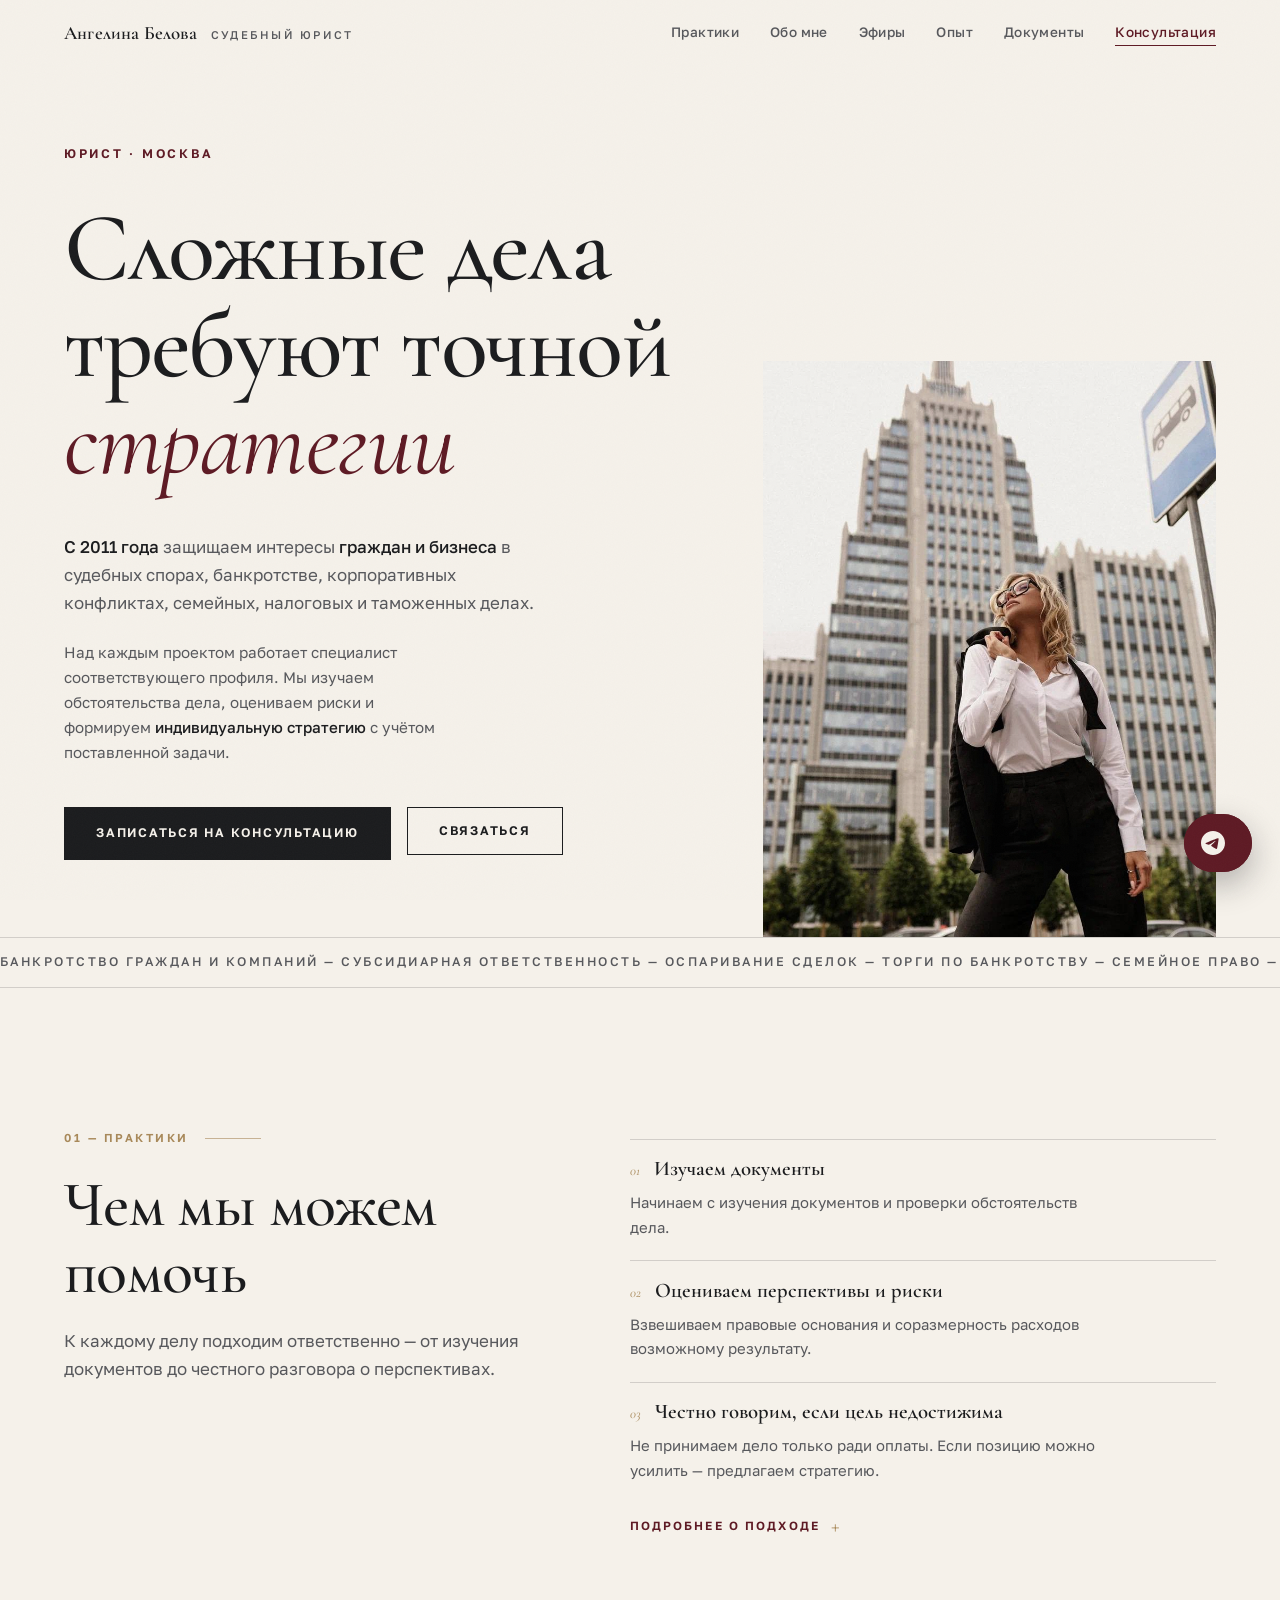
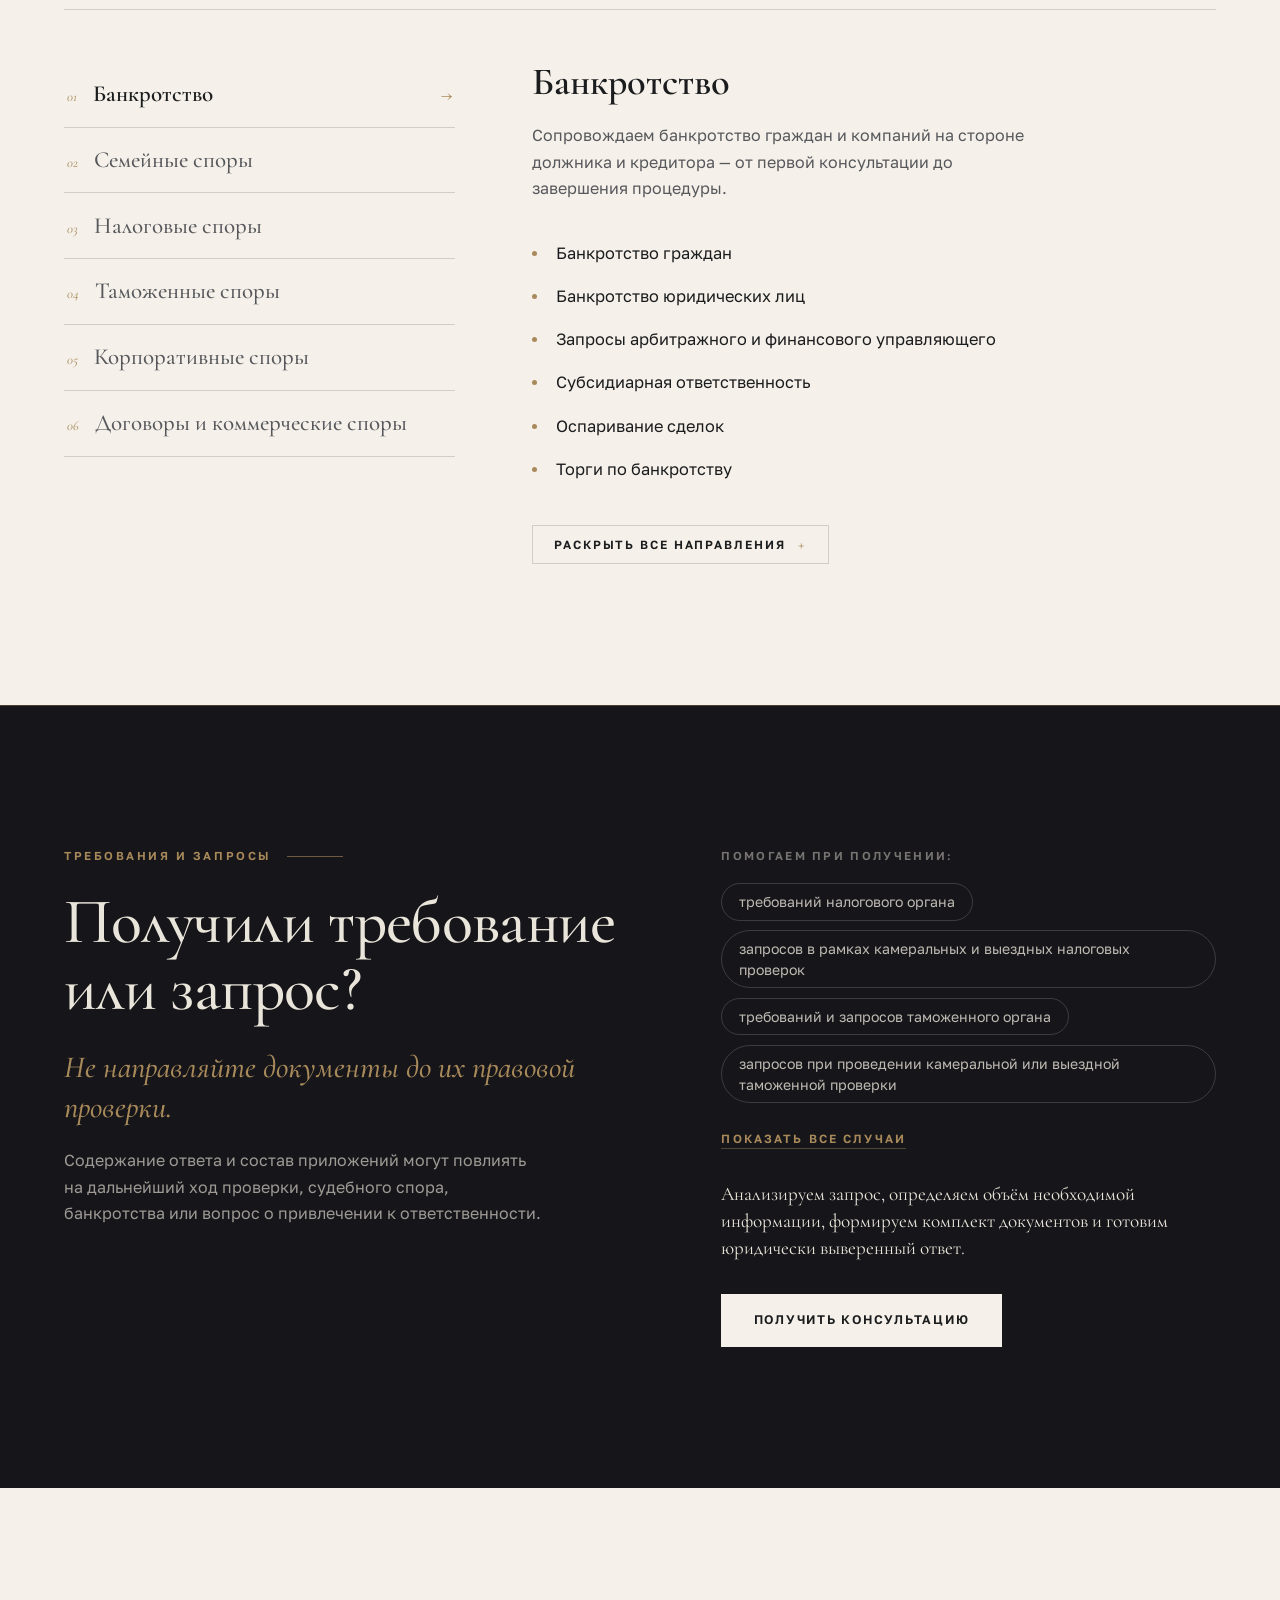
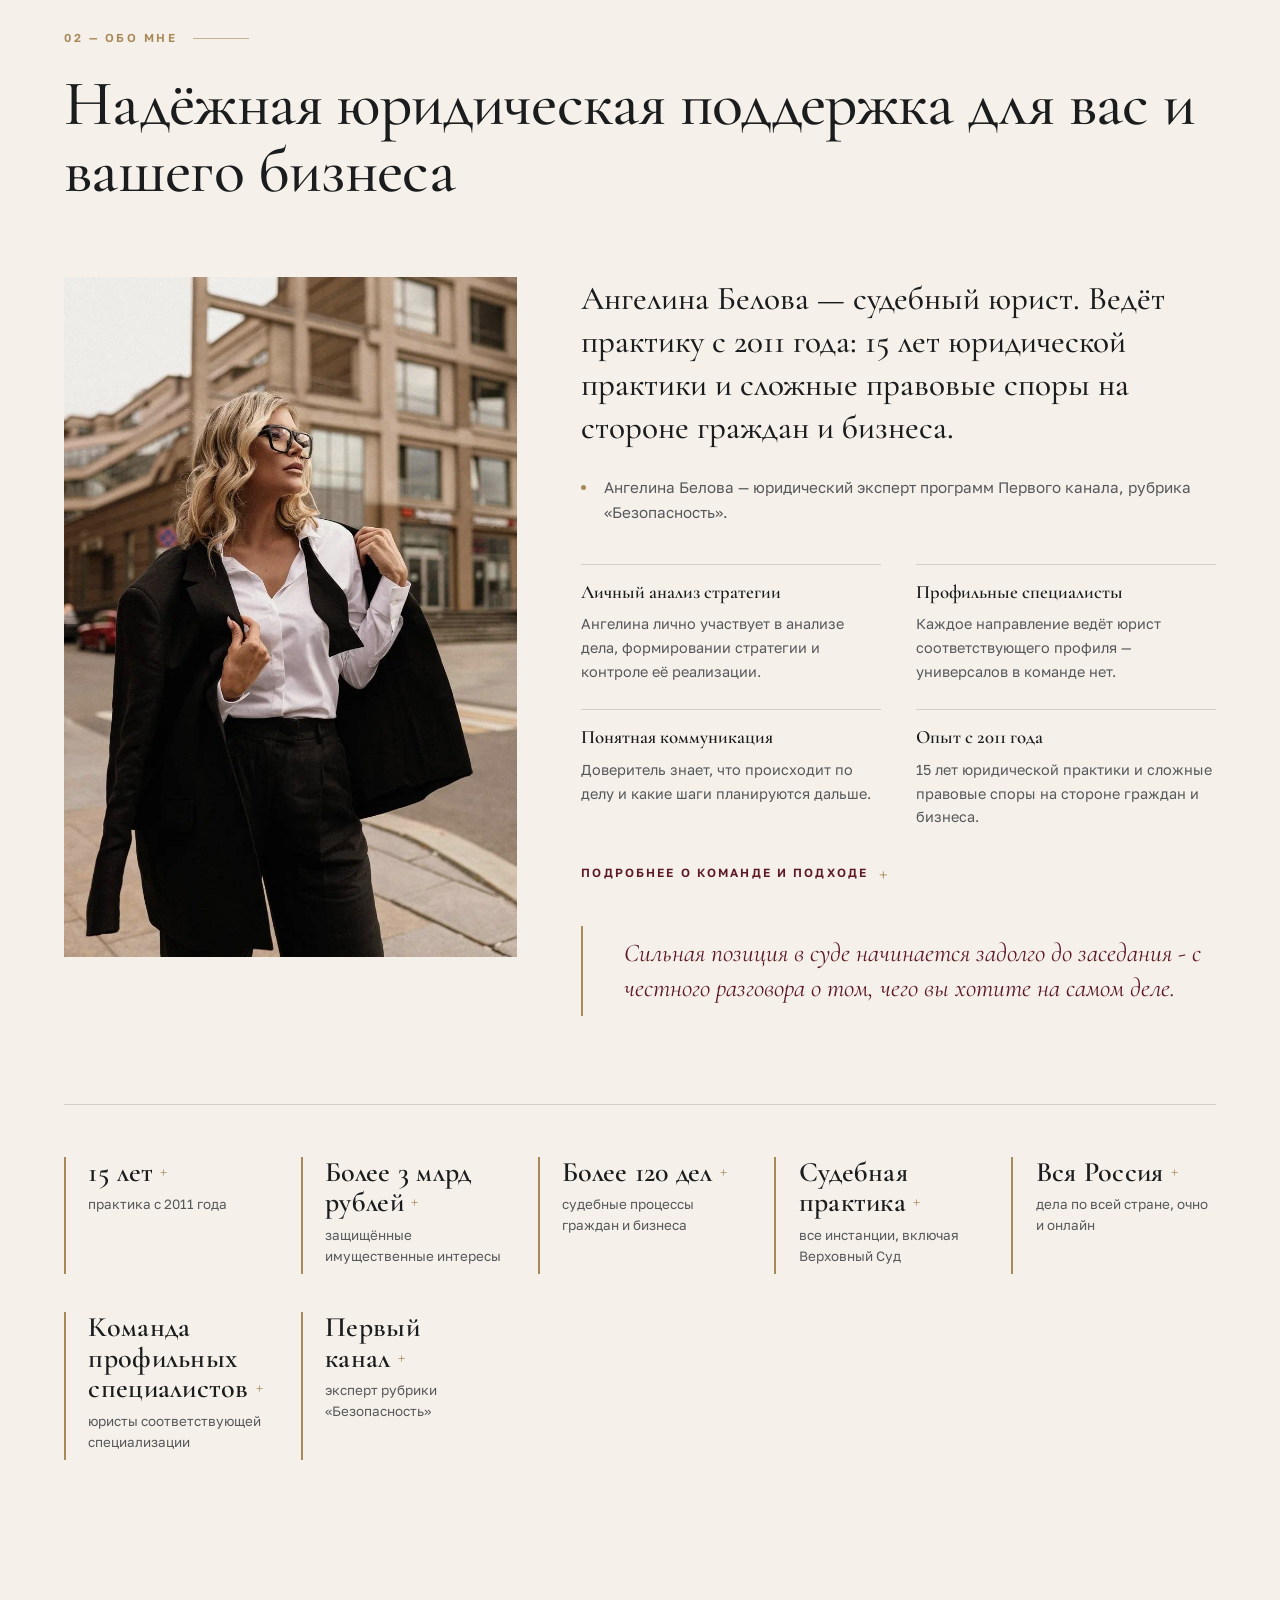
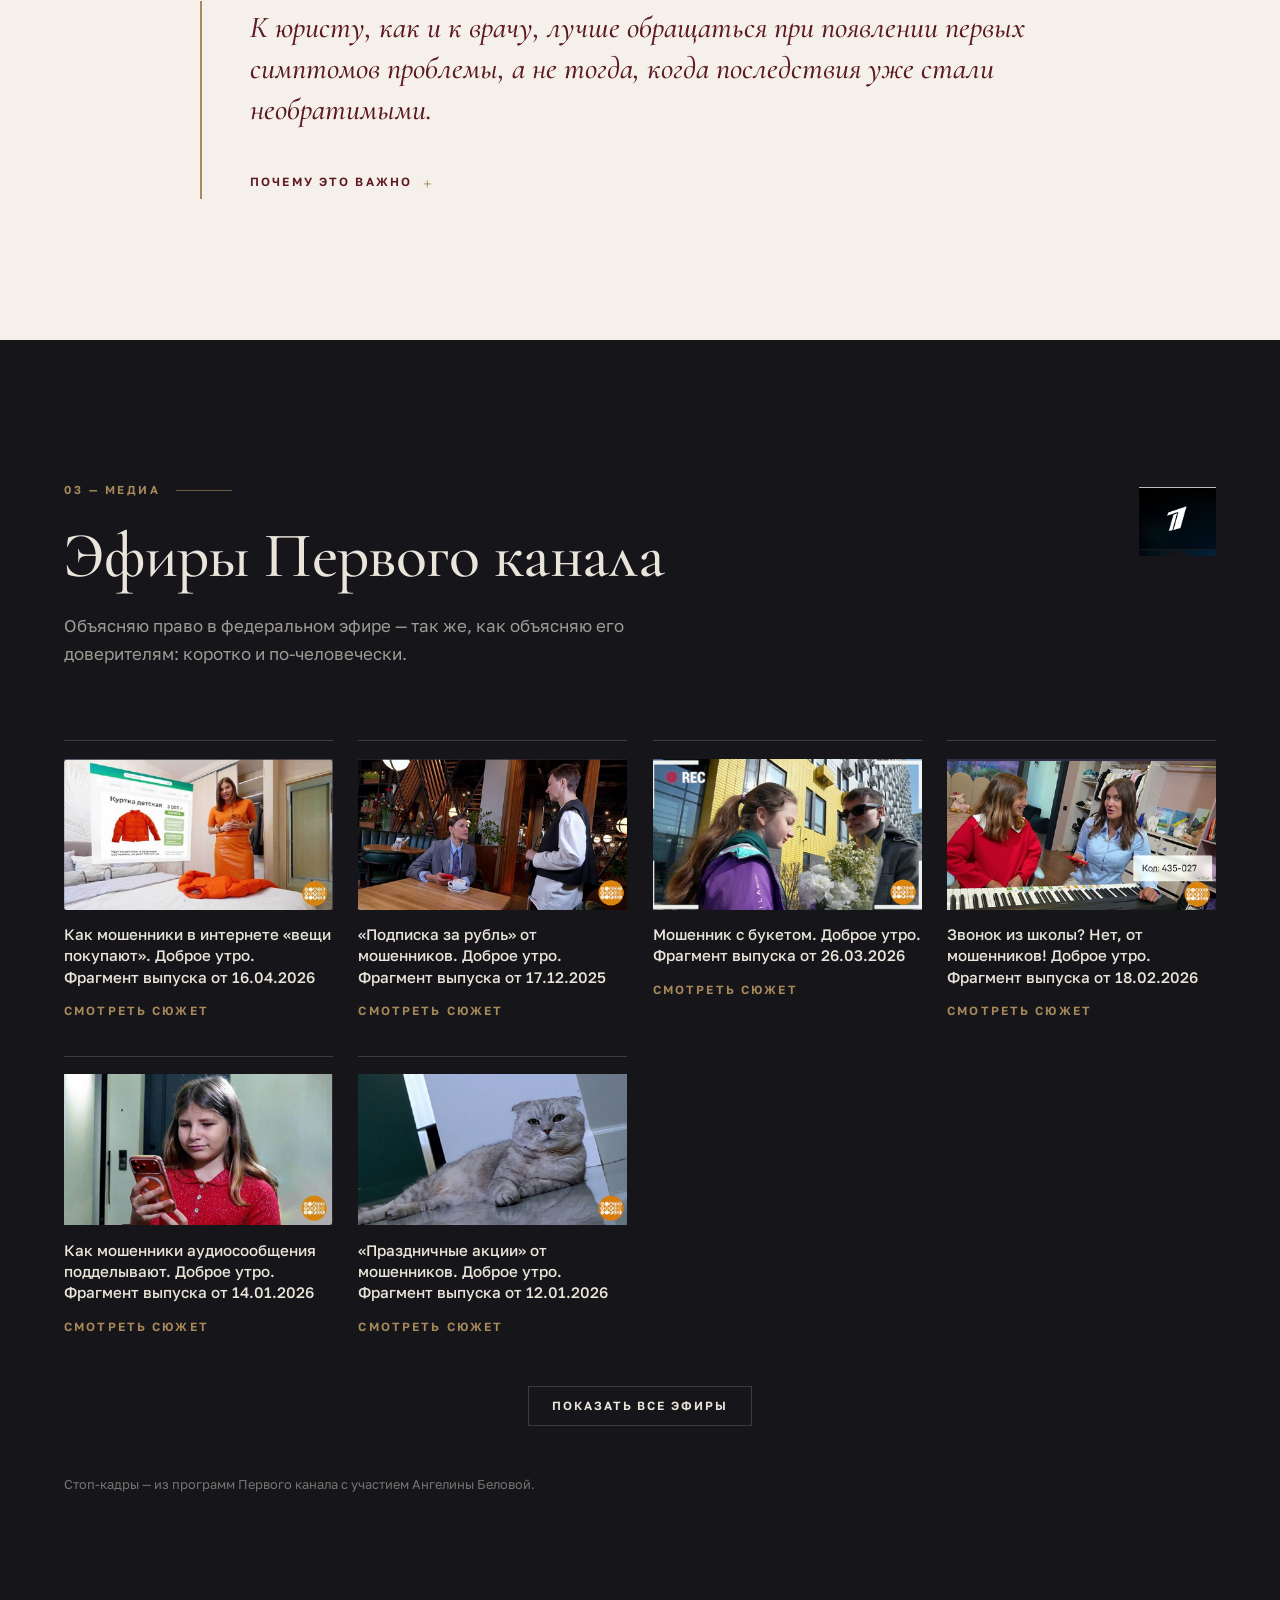
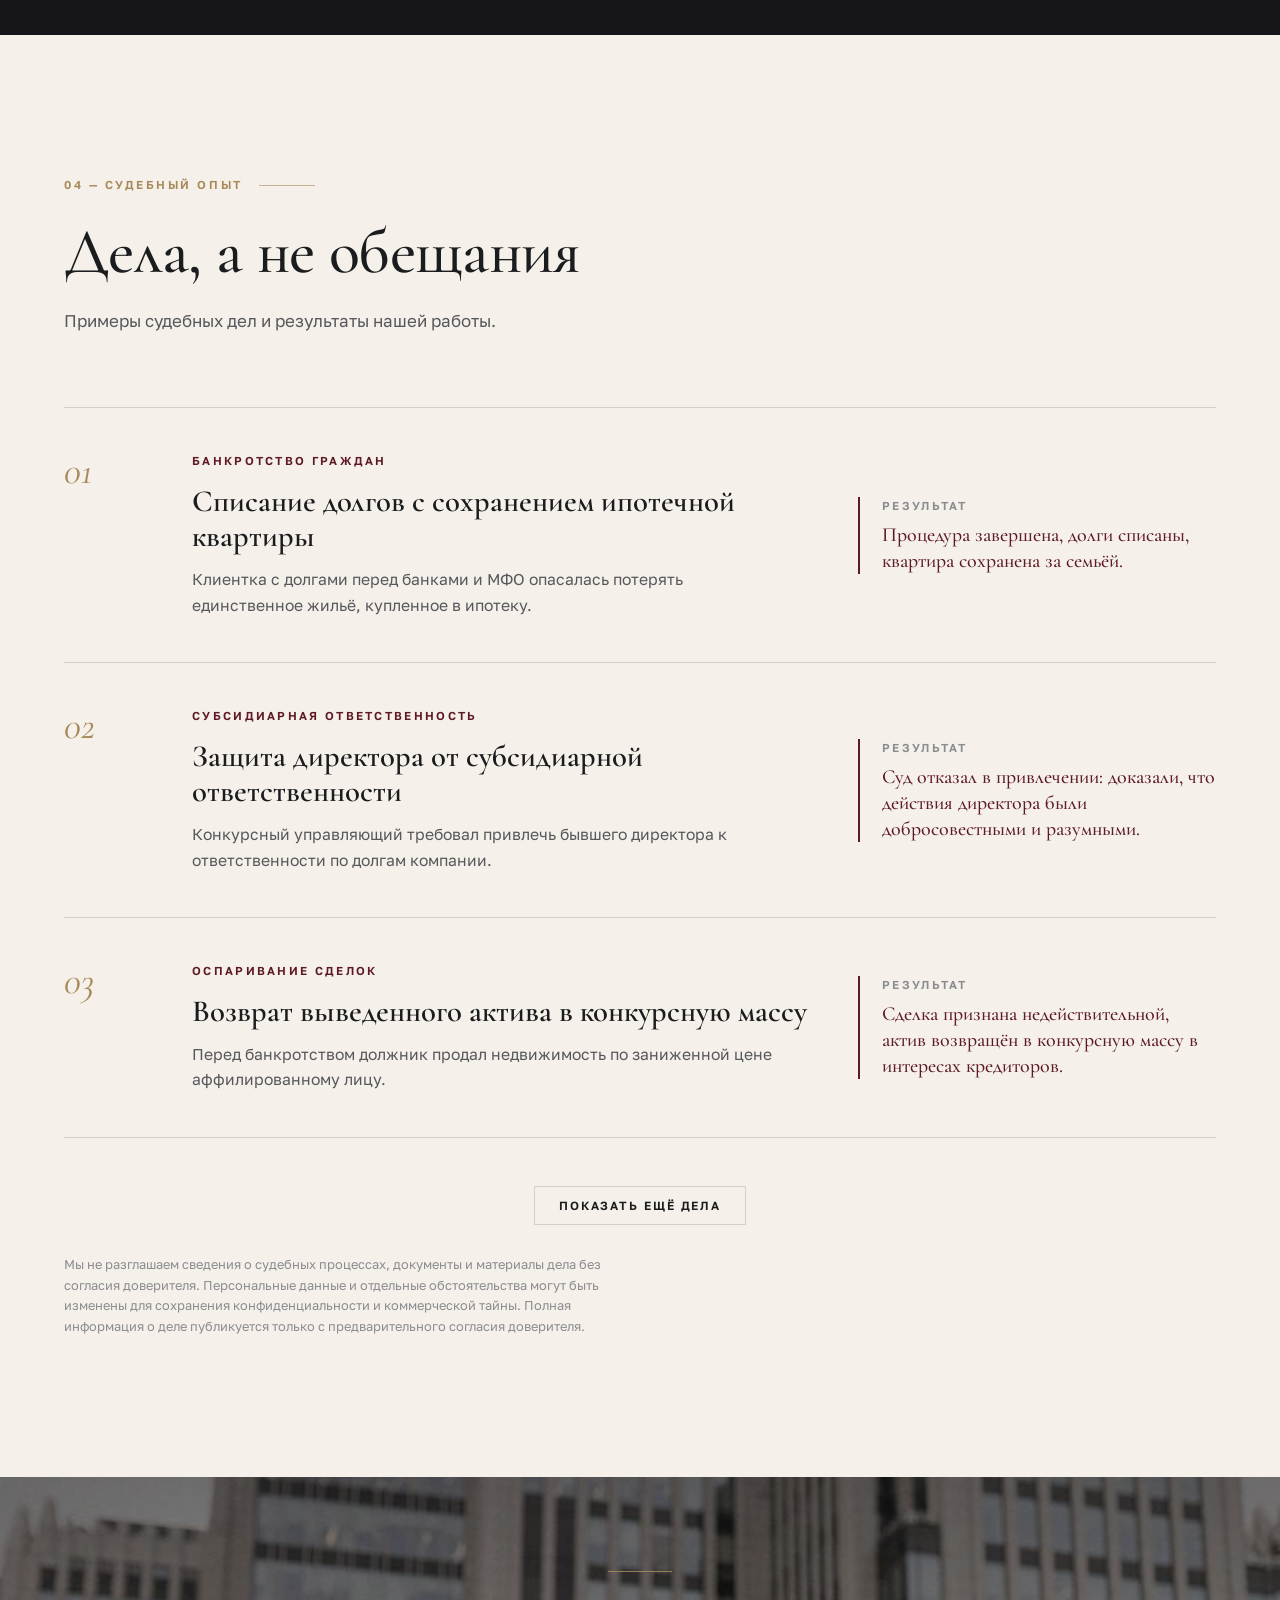
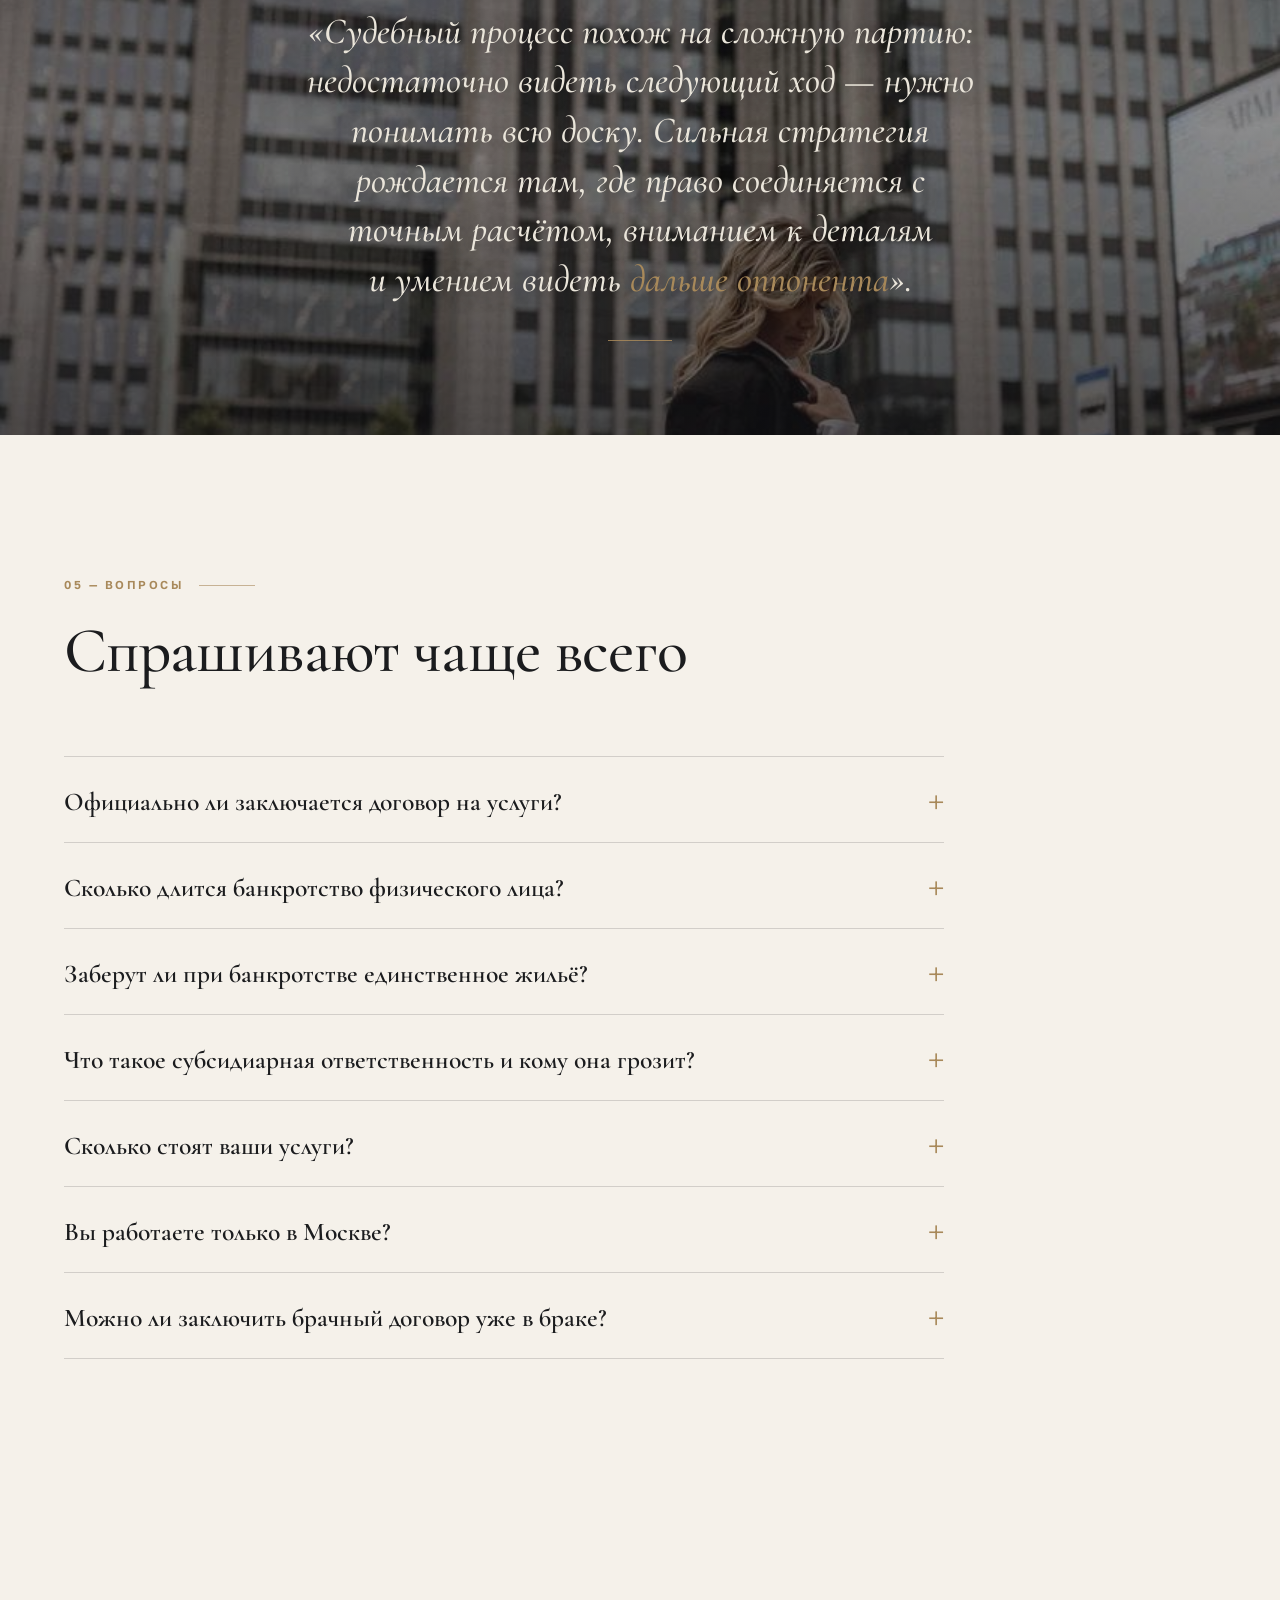
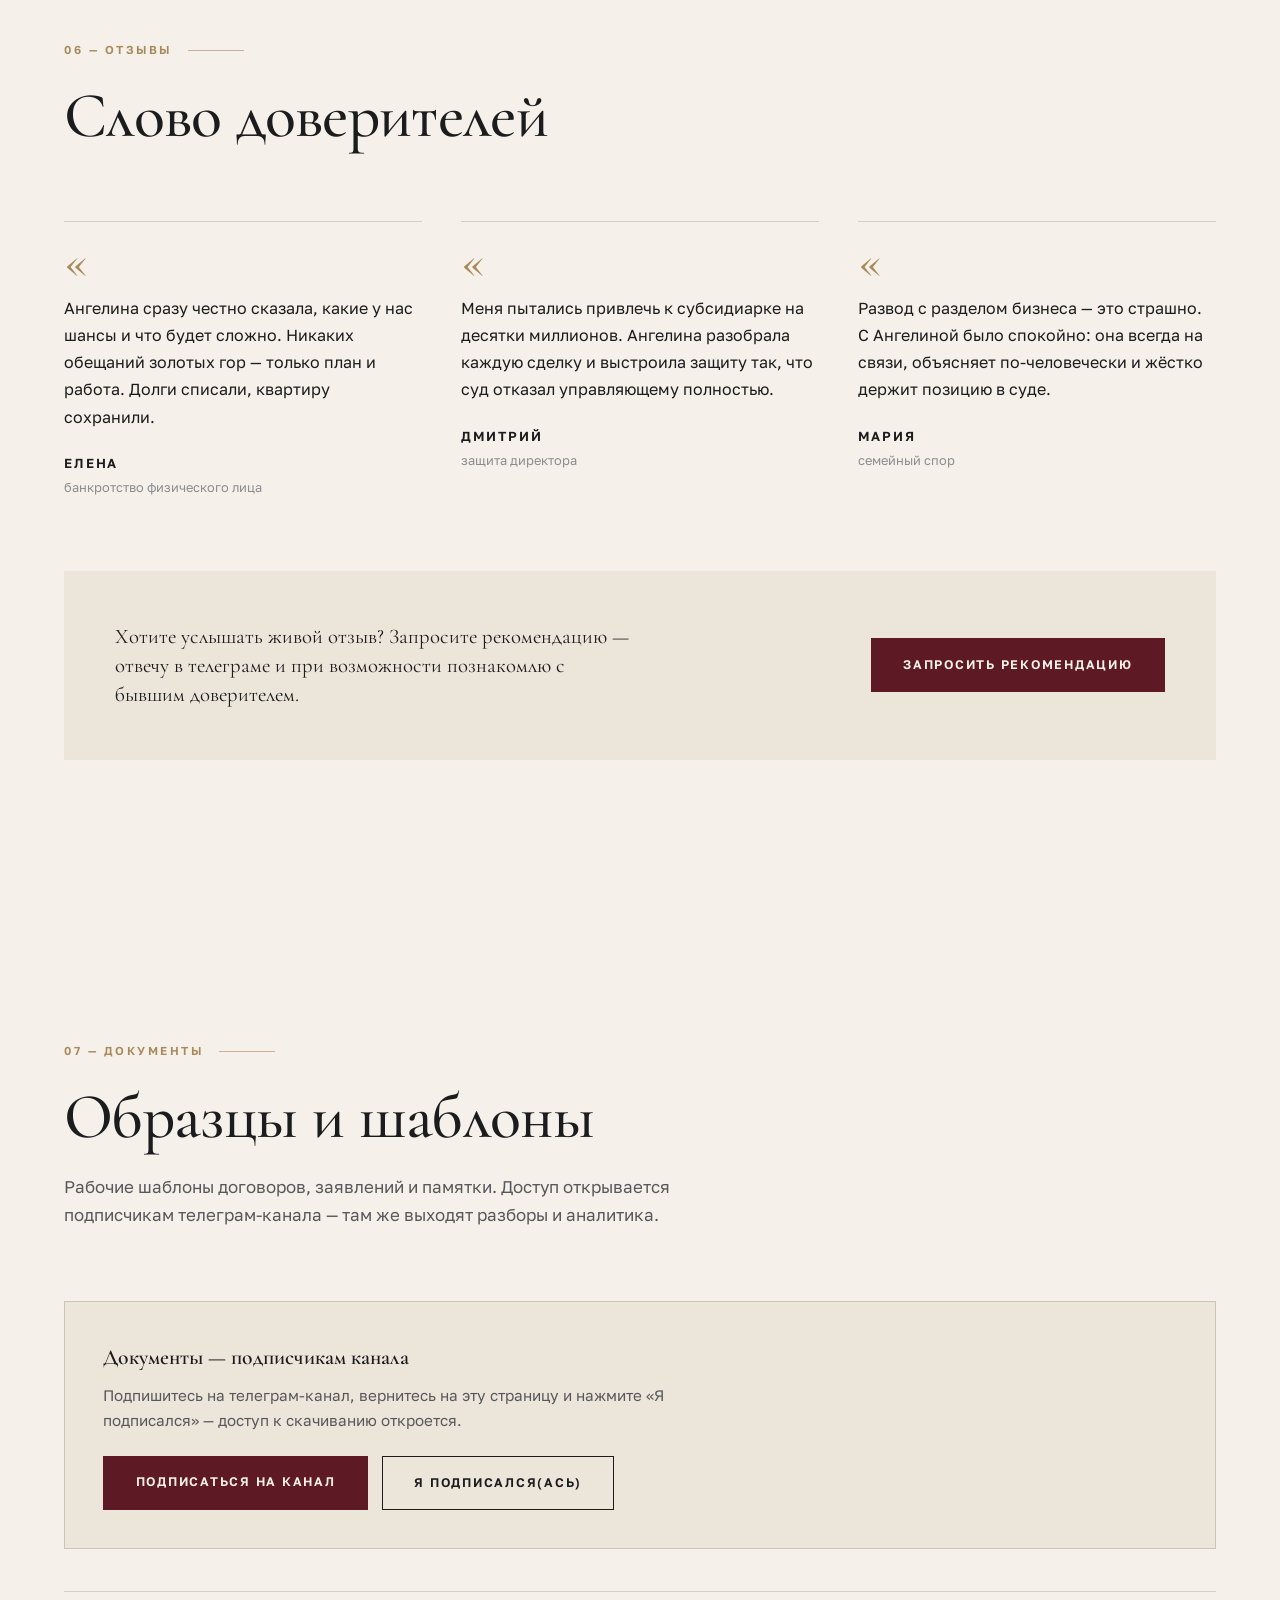
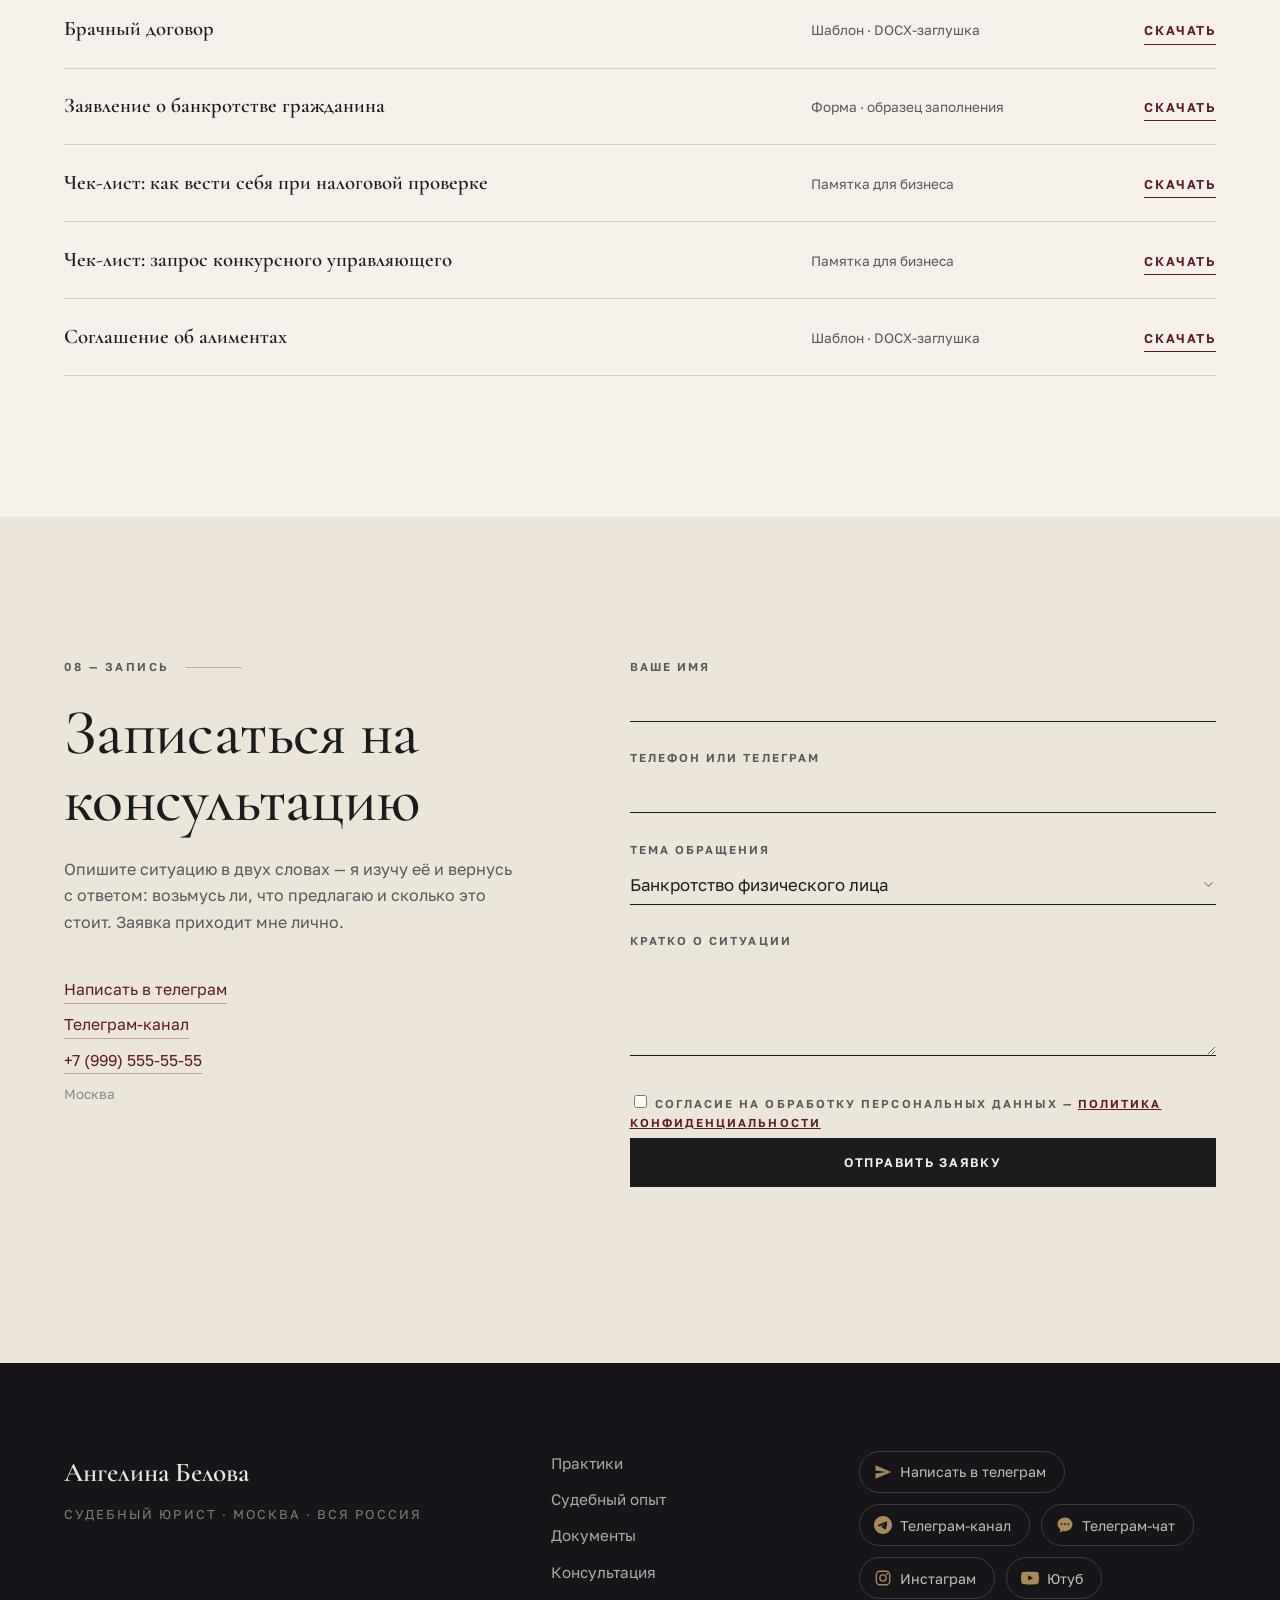
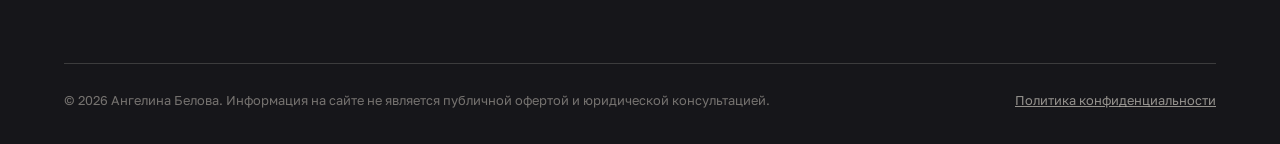
<file: index.html>
<!DOCTYPE html>
<html lang="ru">
<head>
  <meta charset="UTF-8">
  <meta name="viewport" content="width=device-width, initial-scale=1.0">

  <!-- ===== SEO: заголовок и описание страницы =====
       После покупки домена замените example.ru на ваш адрес
       здесь, в robots.txt и в sitemap.xml -->
  <title>Ангелина Белова — юрист по банкротству, корпоративным и семейным спорам | Москва</title>
  <meta name="description" content="Судебный юрист Ангелина Белова: банкротство физических и юридических лиц, субсидиарная ответственность, оспаривание сделок, семейные, налоговые и таможенные споры. Москва и вся Россия. Эксперт Первого канала.">
  <meta name="keywords" content="юрист по банкротству москва, банкротство физических лиц, субсидиарная ответственность защита, оспаривание сделок, семейный юрист москва, брачный договор, налоговые споры юрист, таможенные споры, корпоративные споры, юрист ангелина белова">
  <link rel="canonical" href="https://example.ru/">

  <!-- Открытые графы: как сайт выглядит при пересылке в мессенджерах -->
  <meta property="og:type" content="website">
  <meta property="og:locale" content="ru_RU">
  <meta property="og:title" content="Ангелина Белова — судебный юрист. Сложные дела требуют точной стратегии">
  <meta property="og:description" content="Банкротство, субсидиарная ответственность, корпоративные, семейные, налоговые и таможенные споры. Команда профильных юристов под руководством Ангелины Беловой.">
  <meta property="og:image" content="https://example.ru/assets/photo/angelina-hero.jpg">
  <meta property="og:url" content="https://example.ru/">
  <meta name="twitter:card" content="summary_large_image">

  <!-- Шрифты: Cormorant Garamond (заголовки) + Golos Text (текст) -->
  <link rel="preconnect" href="https://fonts.googleapis.com">
  <link rel="preconnect" href="https://fonts.gstatic.com" crossorigin>
  <link href="https://fonts.googleapis.com/css2?family=Cormorant+Garamond:ital,wght@0,300;0,400;0,500;0,600;1,400;1,500&family=Golos+Text:wght@400;500;600&display=swap" rel="stylesheet">

  <link rel="icon" type="image/svg+xml" href="assets/favicon.svg">
  <link rel="stylesheet" href="css/style.css">

  <!-- ============================================================
       АНАЛИТИКА ПОСЕЩАЕМОСТИ
       Когда заведёте счётчики, раскомментируйте блоки ниже
       (уберите символы <!~~ и ~~> вокруг) и вставьте свои номера.
       Инструкция — в README.md, раздел «Аналитика».
       ============================================================ -->

  <!-- Яндекс.Метрика: замените XXXXXXXX на номер счётчика
  <script type="text/javascript">
    (function(m,e,t,r,i,k,a){m[i]=m[i]||function(){(m[i].a=m[i].a||[]).push(arguments)};
    m[i].l=1*new Date();k=e.createElement(t),a=e.getElementsByTagName(t)[0],
    k.async=1,k.src=r,a.parentNode.insertBefore(k,a)})
    (window, document, "script", "https://mc.yandex.ru/metrika/tag.js", "ym");
    ym(XXXXXXXX, "init", {clickmap:true, trackLinks:true, accurateTrackBounce:true, webvisor:true});
  </script>
  <noscript><div><img src="https://mc.yandex.ru/watch/XXXXXXXX" style="position:absolute; left:-9999px;" alt=""></div></noscript>
  -->

  <!-- Google Analytics: замените G-XXXXXXXXXX на ваш идентификатор
  <script async src="https://www.googletagmanager.com/gtag/js?id=G-XXXXXXXXXX"></script>
  <script>
    window.dataLayer = window.dataLayer || [];
    function gtag(){dataLayer.push(arguments);}
    gtag('js', new Date());
    gtag('config', 'G-XXXXXXXXXX');
  </script>
  -->
</head>

<body>

  <!-- ===== Шапка ===== -->
  <header class="site-header" id="top">
    <div class="header-inner">
      <a class="brand" href="#top">
        <span class="brand-name">Ангелина Белова</span>
        <span class="brand-role">судебный юрист</span>
      </a>
      <nav class="site-nav" aria-label="Основная навигация">
        <a href="#practices">Практики</a>
        <a href="#about">Обо мне</a>
        <a href="#media">Эфиры</a>
        <a href="#cases">Опыт</a>
        <a href="#documents">Документы</a>
        <a href="#consult" class="nav-cta">Консультация</a>
      </nav>
      <button class="menu-toggle" type="button" aria-expanded="false" aria-controls="mobile-menu">Меню</button>
    </div>
  </header>

  <!-- Мобильное меню -->
  <div class="mobile-menu" id="mobile-menu" hidden>
    <nav aria-label="Мобильная навигация">
      <a href="#practices">Практики</a>
      <a href="#about">Обо мне</a>
      <a href="#media">Эфиры Первого канала</a>
      <a href="#cases">Судебный опыт</a>
      <a href="#faq">Вопросы</a>
      <a href="#reviews">Отзывы</a>
      <a href="#documents">Документы</a>
      <a href="#consult">Записаться на консультацию</a>
    </nav>
    <div class="mobile-menu-foot" data-render="mobile-contacts"></div>
  </div>

  <main>

    <!-- ===== 1. Первый экран — манифест ===== -->
    <section class="hero">
      <div class="hero-grid">
        <div class="hero-text">
          <p class="hero-kicker" data-bind="hero.note">ЮРИСТ · МОСКВА</p>
          <h1>
            <span class="hero-manifesto" data-bind="hero.manifesto">Сложные дела требуют точной стратегии</span>
          </h1>
          <p class="hero-sub" data-bind="hero.sub">С 2011 года защищаем интересы граждан и бизнеса в судебных спорах, банкротстве, корпоративных конфликтах, семейных, налоговых и таможенных делах.</p>
          <p class="hero-sub" data-bind="hero.sub2">Над каждым проектом работает специалист соответствующего профиля. Мы изучаем обстоятельства дела, оцениваем риски и формируем индивидуальную стратегию с учётом поставленной задачи.</p>
          <div class="hero-actions">
            <a class="btn btn-dark" href="#consult">Записаться на консультацию</a>
            <div class="contact-menu-wrap">
              <button class="btn btn-line contact-toggle" type="button" aria-haspopup="true" aria-expanded="false" aria-controls="contact-menu">Связаться</button>
              <div class="contact-menu" id="contact-menu" hidden></div>
            </div>
          </div>
        </div>
        <figure class="hero-photo">
          <img src="assets/photo/angelina-hero.jpg" alt="Юрист Ангелина Белова на фоне делового центра Москвы" fetchpriority="high">
          <figcaption>Москва, деловой квартал</figcaption>
        </figure>
      </div>

      <!-- Бегущая строка практик -->
      <div class="ticker" aria-hidden="true">
        <div class="ticker-track">
          <span>Банкротство граждан и компаний — Субсидиарная ответственность — Оспаривание сделок — Торги по банкротству — Семейное право — Налоговые споры — Таможенные споры — Корпоративные конфликты — Сложные договоры — </span><span>Банкротство граждан и компаний — Субсидиарная ответственность — Оспаривание сделок — Торги по банкротству — Семейное право — Налоговые споры — Таможенные споры — Корпоративные конфликты — Сложные договоры — </span>
        </div>
      </div>
    </section>

    <!-- ===== 2. Практики ===== -->
    <section class="section practices" id="practices">
      <div class="section-head practices-head">
        <div class="practices-head-main">
          <p class="section-no">01 — Практики</p>
          <h2>Чем мы можем помочь</h2>
          <p class="section-lead">К каждому делу подходим ответственно — от изучения документов до честного разговора о перспективах.</p>
        </div>
        <div class="approach">
          <ol class="approach-cards">
            <li>
              <h3><span class="approach-no">01</span>Изучаем документы</h3>
              <p>Начинаем с изучения документов и проверки обстоятельств дела.</p>
            </li>
            <li>
              <h3><span class="approach-no">02</span>Оцениваем перспективы и риски</h3>
              <p>Взвешиваем правовые основания и соразмерность расходов возможному результату.</p>
            </li>
            <li>
              <h3><span class="approach-no">03</span>Честно говорим, если цель недостижима</h3>
              <p>Не принимаем дело только ради оплаты. Если позицию можно усилить — предлагаем стратегию.</p>
            </li>
          </ol>
          <details class="disclosure approach-more">
            <summary><span class="disc-label">Подробнее о подходе</span><span class="disc-mark" aria-hidden="true">+</span></summary>
            <p>К каждому делу подходим ответственно: изучаем документы, проверяем обстоятельства, оцениваем перспективы и возможные риски.</p>
            <p>Не принимаем дело только ради оплаты юридических услуг. Если после анализа документов становится понятно, что правовых оснований для достижения поставленной цели нет либо предполагаемые расходы несоразмерны возможному результату, честно говорим об этом до начала работы.</p>
            <p>Если позицию можно усилить, предлагаем возможные варианты действий и формируем стратегию с учётом конкретных обстоятельств дела.</p>
          </details>
        </div>
      </div>
      <div class="practice-groups" data-render="practices"></div>
    </section>

    <!-- ===== Конверсионный блок: требования и запросы ===== -->
    <section class="section demand" id="demand">
      <div class="demand-grid">
        <div class="demand-info">
          <p class="section-no">Требования и запросы</p>
          <h2>Получили требование или запрос?</h2>
          <p class="demand-warning">Не направляйте документы до их правовой проверки.</p>
          <p class="demand-text">Содержание ответа и состав приложений могут повлиять на дальнейший ход проверки, судебного спора, банкротства или вопрос о привлечении к ответственности.</p>
        </div>
        <div class="demand-side">
          <p class="demand-list-title">Помогаем при получении:</p>
          <ul class="demand-list">
            <li>требований налогового органа</li>
            <li>запросов в рамках камеральных и выездных налоговых проверок</li>
            <li>требований и запросов таможенного органа</li>
            <li>запросов при проведении камеральной или выездной таможенной проверки</li>
            <li>требований арбитражного или финансового управляющего</li>
            <li>запросов о передаче бухгалтерской, корпоративной и иной документации</li>
            <li>требований о предоставлении сведений о сделках, имуществе и движении денежных средств</li>
          </ul>
          <button class="demand-more" type="button" aria-expanded="false">Показать все случаи</button>
          <p class="demand-final">Анализируем запрос, определяем объём необходимой информации, формируем комплект документов и готовим юридически выверенный ответ.</p>
          <a class="btn btn-paper" href="#consult">Получить консультацию</a>
        </div>
      </div>
    </section>

    <!-- ===== 3. Обо мне ===== -->
    <section class="section about" id="about">
      <div class="section-head">
        <p class="section-no">02 — Обо мне</p>
        <h2>Надёжная юридическая поддержка для вас и вашего бизнеса</h2>
      </div>
      <div class="about-grid">
        <figure class="about-photo">
          <img src="assets/photo/angelina-portrait.jpg" alt="Портрет юриста Ангелины Беловой" loading="lazy">
        </figure>
        <div class="about-body">
          <p class="about-lead" data-bind="about.lead"></p>
          <p class="about-tv" data-bind="about.tv"></p>
          <div class="about-theses" data-render="about-theses"></div>
          <details class="disclosure about-more">
            <summary><span class="disc-label">Подробнее о команде и подходе</span><span class="disc-mark" aria-hidden="true">+</span></summary>
            <div class="about-paragraphs" data-render="about-paragraphs"></div>
          </details>
          <blockquote class="about-quote" data-bind="about.quote"></blockquote>
        </div>
      </div>
      <dl class="facts" data-render="facts"></dl>
    </section>

    <!-- ===== Акцент: своевременное обращение к юристу ===== -->
    <section class="section timely" aria-label="Почему важно обращаться вовремя">
      <div class="timely-inner">
        <p class="timely-lead">К юристу, как и к врачу, лучше обращаться при появлении первых симптомов проблемы, а не тогда, когда последствия уже стали необратимыми.</p>
        <details class="disclosure timely-more">
          <summary><span class="disc-label">Почему это важно</span><span class="disc-mark" aria-hidden="true">+</span></summary>
          <p>Чем раньше специалист узнает обо всех обстоятельствах и документах, тем больше возможностей сохранить имущество, собрать доказательства, предупредить нарушения и выстроить сильную правовую позицию.</p>
          <p>От юриста нельзя скрывать неудобные факты. Именно они чаще всего определяют риски дела и влияют на выбор стратегии.</p>
        </details>
      </div>
    </section>

    <!-- ===== 4. Видео — эфиры Первого канала ===== -->
    <section class="section media" id="media">
      <div class="section-head media-head">
        <p class="section-no">03 — Медиа</p>
        <h2>Эфиры Первого канала</h2>
        <p class="section-lead">Объясняю право в федеральном эфире — так же, как объясняю его доверителям: коротко и по-человечески.</p>
        <img class="media-logo" src="assets/logo/pervyi-kanal.png" alt="Логотип Первого канала" loading="lazy">
      </div>
      <div class="media-grid" data-render="videos"></div>
      <p class="media-note">Стоп-кадры — из программ Первого канала с участием Ангелины Беловой.</p>
    </section>

    <!-- ===== 5. Судебный опыт ===== -->
    <section class="section cases" id="cases">
      <div class="section-head">
        <p class="section-no">04 — Судебный опыт</p>
        <h2>Дела, а не обещания</h2>
        <p class="section-lead">Примеры судебных дел и результаты нашей работы.</p>
      </div>
      <div class="cases-list" data-render="cases"></div>
      <p class="cases-note">Мы не разглашаем сведения о судебных процессах, документы и материалы дела без согласия доверителя. Персональные данные и отдельные обстоятельства могут быть изменены для сохранения конфиденциальности и коммерческой тайны. Полная информация о деле публикуется только с предварительного согласия доверителя.</p>
    </section>

    <!-- ===== Фотополоса с цитатой ===== -->
    <section class="interlude">
      <img src="assets/photo/angelina-city.jpg" alt="Ангелина Белова идёт по деловому центру Москвы" loading="lazy">
      <div class="interlude-quote">
        <p>«Судебный процесс похож на сложную партию: недостаточно видеть следующий ход — нужно понимать всю доску. Сильная стратегия рождается там, где право соединяется с точным расчётом, вниманием к деталям и умением видеть <em>дальше оппонента</em>».</p>
      </div>
    </section>

    <!-- ===== 6. Вопросы и ответы ===== -->
    <section class="section faq" id="faq">
      <div class="section-head">
        <p class="section-no">05 — Вопросы</p>
        <h2>Спрашивают чаще всего</h2>
      </div>
      <div class="faq-list" data-render="faq"></div>
    </section>

    <!-- ===== 7. Отзывы ===== -->
    <section class="section reviews" id="reviews">
      <div class="section-head">
        <p class="section-no">06 — Отзывы</p>
        <h2>Слово доверителей</h2>
      </div>
      <div class="reviews-grid" data-render="testimonials"></div>
      <div class="reviews-cta">
        <p>Хотите услышать живой отзыв? Запросите рекомендацию — отвечу в телеграме и при возможности познакомлю с бывшим доверителем.</p>
        <a class="btn btn-wine" data-link="telegramChat" href="#" target="_blank" rel="noopener">Запросить рекомендацию</a>
      </div>
    </section>

    <!-- ===== 8. Документы ===== -->
    <section class="section documents" id="documents">
      <div class="section-head">
        <p class="section-no">07 — Документы</p>
        <h2>Образцы и шаблоны</h2>
        <p class="section-lead">Рабочие шаблоны договоров, заявлений и памятки. Доступ открывается подписчикам телеграм-канала — там же выходят разборы и аналитика.</p>
      </div>
      <div class="documents-gate" data-render="documents-gate"></div>
      <ul class="documents-list" data-render="documents"></ul>
    </section>

    <!-- ===== 9. Запись на консультацию ===== -->
    <section class="section consult" id="consult">
      <div class="consult-grid">
        <div class="consult-info">
          <p class="section-no">08 — Запись</p>
          <h2>Записаться на консультацию</h2>
          <p>Опишите ситуацию в двух словах — я изучу её и вернусь с ответом: возьмусь ли, что предлагаю и сколько это стоит. Заявка приходит мне лично.</p>
          <div class="consult-contacts" data-render="consult-contacts"></div>
        </div>
        <form class="consult-form" id="consult-form" novalidate>
          <div class="field">
            <label for="f-name">Ваше имя</label>
            <input id="f-name" name="name" type="text" autocomplete="name" required>
          </div>
          <div class="field">
            <label for="f-contact">Телефон или телеграм</label>
            <input id="f-contact" name="contact" type="text" autocomplete="tel" required>
          </div>
          <div class="field">
            <label for="f-topic">Тема обращения</label>
            <select id="f-topic" name="topic" data-render="topics"></select>
          </div>
          <div class="field">
            <label for="f-message">Кратко о ситуации</label>
            <textarea id="f-message" name="message" rows="4"></textarea>
          </div>
          <label class="consent">
            <input type="checkbox" name="consent" required>
            <span>Согласие на обработку персональных данных — <a href="privacy.html" target="_blank">политика конфиденциальности</a></span>
          </label>
          <button class="btn btn-dark btn-submit" type="submit">Отправить заявку</button>
          <p class="form-status" role="status" aria-live="polite"></p>
        </form>
      </div>
    </section>

  </main>

  <!-- ===== Подвал ===== -->
  <footer class="site-footer">
    <div class="footer-grid">
      <div class="footer-brand">
        <p class="footer-name">Ангелина Белова</p>
        <p class="footer-role">судебный юрист · Москва · вся Россия</p>
      </div>
      <nav class="footer-nav" aria-label="Навигация в подвале">
        <a href="#practices">Практики</a>
        <a href="#cases">Судебный опыт</a>
        <a href="#documents">Документы</a>
        <a href="#consult">Консультация</a>
      </nav>
      <div class="footer-social" data-render="footer-social"></div>
    </div>
    <div class="footer-bottom">
      <p>© <span id="year"></span> Ангелина Белова. Информация на сайте не является публичной офертой и юридической консультацией.</p>
      <a href="privacy.html">Политика конфиденциальности</a>
    </div>
  </footer>

  <!-- Плавающая кнопка связи в телеграм -->
  <a class="tg-float" data-link="telegramPersonal" href="#" target="_blank" rel="noopener" aria-label="Написать в телеграм">
    <svg viewBox="0 0 24 24" fill="currentColor" aria-hidden="true">
      <path d="M12 0C5.37 0 0 5.37 0 12s5.37 12 12 12 12-5.37 12-12S18.63 0 12 0zm5.57 8.16c-.18 1.9-.96 6.5-1.36 8.63-.17.9-.5 1.2-.82 1.23-.7.06-1.23-.46-1.9-.9-1.06-.7-1.66-1.13-2.68-1.8-1.19-.79-.42-1.22.26-1.93.18-.18 3.25-2.98 3.31-3.23.01-.03.01-.15-.06-.21s-.17-.04-.25-.02c-.11.02-1.79 1.14-5.06 3.35-.48.33-.91.49-1.3.48-.43-.01-1.25-.24-1.87-.44-.75-.24-1.35-.37-1.3-.79.03-.22.33-.44.89-.66 3.5-1.53 5.83-2.53 7-3.02 3.33-1.39 4.03-1.63 4.48-1.64.1 0 .32.02.46.14.12.1.16.23.17.33.02.07.03.27.03.48z"/>
    </svg>
    <span class="tg-float-label">Написать в телеграм</span>
  </a>

  <script src="js/data.js"></script>
  <script src="js/main.js"></script>
</body>
</html>
</file>
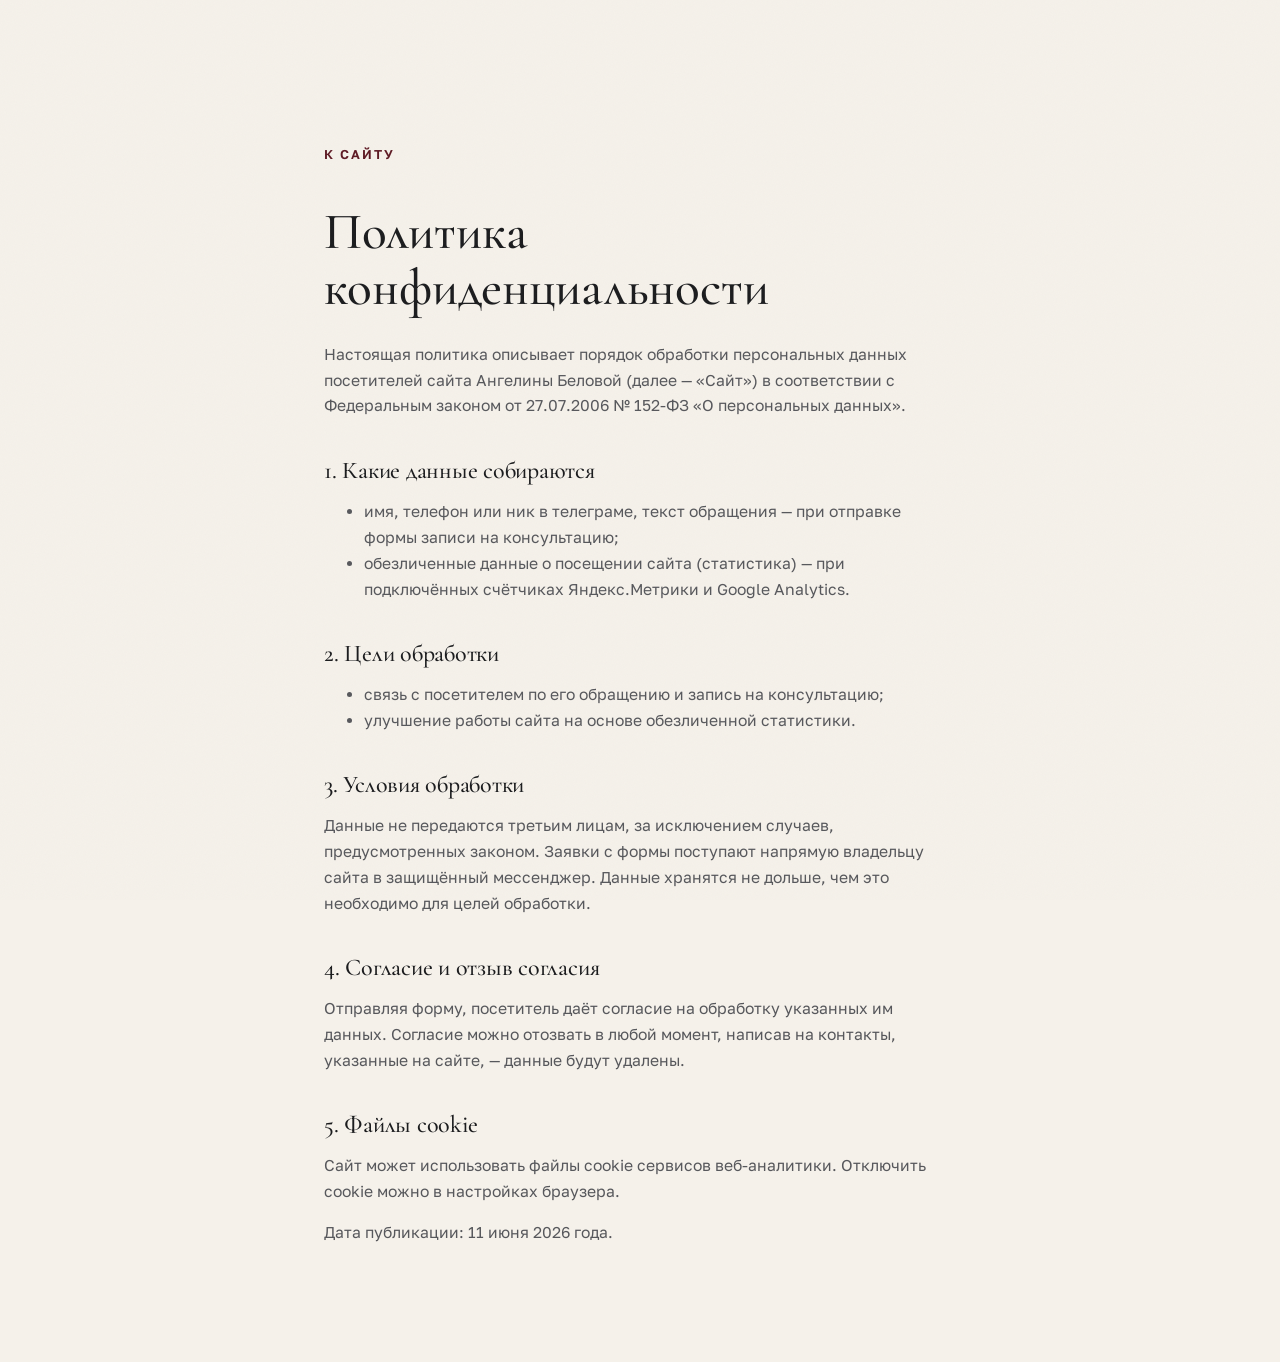
<file: privacy.html>
<!DOCTYPE html>
<html lang="ru">
<head>
  <meta charset="UTF-8">
  <meta name="viewport" content="width=device-width, initial-scale=1.0">
  <title>Политика конфиденциальности — Ангелина Белова, судебный юрист</title>
  <meta name="robots" content="noindex, follow">
  <link rel="preconnect" href="https://fonts.googleapis.com">
  <link rel="preconnect" href="https://fonts.gstatic.com" crossorigin>
  <link href="https://fonts.googleapis.com/css2?family=Cormorant+Garamond:wght@500;600&family=Golos+Text:wght@400;500;600&display=swap" rel="stylesheet">
  <link rel="stylesheet" href="css/style.css">
  <style>
    .legal-page {
      max-width: 760px;
      margin: 0 auto;
      padding: 140px var(--gutter) 100px;
    }
    .legal-page h1 {
      font-family: var(--serif);
      font-weight: 500;
      font-size: clamp(2rem, 4.6vw, 3.2rem);
      line-height: 1.1;
      margin-bottom: 1.6rem;
    }
    .legal-page h2 { font-size: 1.5rem; margin: 2.4rem 0 .8rem; }
    .legal-page p, .legal-page li { color: var(--ink-60); font-size: .98rem; }
    .legal-page .back {
      display: inline-block;
      margin-bottom: 2.4rem;
      font-size: .8rem;
      font-weight: 600;
      letter-spacing: .16em;
      text-transform: uppercase;
      color: var(--wine);
      text-decoration: none;
    }
  </style>
</head>
<body>
  <main class="legal-page">
    <a class="back" href="index.html">К сайту</a>
    <h1>Политика конфиденциальности</h1>
    <p>Настоящая политика описывает порядок обработки персональных данных посетителей сайта Ангелины Беловой (далее — «Сайт») в соответствии с Федеральным законом от 27.07.2006 № 152-ФЗ «О персональных данных».</p>

    <h2>1. Какие данные собираются</h2>
    <ul>
      <li>имя, телефон или ник в телеграме, текст обращения — при отправке формы записи на консультацию;</li>
      <li>обезличенные данные о посещении сайта (статистика) — при подключённых счётчиках Яндекс.Метрики и Google Analytics.</li>
    </ul>

    <h2>2. Цели обработки</h2>
    <ul>
      <li>связь с посетителем по его обращению и запись на консультацию;</li>
      <li>улучшение работы сайта на основе обезличенной статистики.</li>
    </ul>

    <h2>3. Условия обработки</h2>
    <p>Данные не передаются третьим лицам, за исключением случаев, предусмотренных законом. Заявки с формы поступают напрямую владельцу сайта в защищённый мессенджер. Данные хранятся не дольше, чем это необходимо для целей обработки.</p>

    <h2>4. Согласие и отзыв согласия</h2>
    <p>Отправляя форму, посетитель даёт согласие на обработку указанных им данных. Согласие можно отозвать в любой момент, написав на контакты, указанные на сайте, — данные будут удалены.</p>

    <h2>5. Файлы cookie</h2>
    <p>Сайт может использовать файлы cookie сервисов веб-аналитики. Отключить cookie можно в настройках браузера.</p>

    <p>Дата публикации: 11 июня 2026 года.</p>
  </main>
</body>
</html>
</file>
<file: css/style.css>
/* ============================================================
   АНГЕЛИНА БЕЛОВА · СУДЕБНЫЙ ЮРИСТ
   Редакционный стиль: молочная бумага, графит, бордо, золото.
   Шрифты: Cormorant Garamond (заголовки) + Golos Text (текст).
   ============================================================ */

:root {
  /* Палитра */
  --paper: #F5F1EA;        /* молочный — основной фон */
  --paper-2: #ECE6DA;      /* бежевый — подложки */
  --ink: #1B1C1E;          /* графит — текст */
  --ink-60: #57585C;       /* серый — вторичный текст */
  --ink-40: #8B8C90;       /* светло-серый — подписи */
  --line: rgba(27, 28, 30, .16);   /* тонкие линейки */
  --wine: #5E1A24;         /* бордовый */
  --wine-dark: #491019;
  --gold: #A8895A;         /* приглушённое золото */
  --dark: #16161A;         /* тёмная секция */
  --paper-on-dark: #EAE5DA;
  --line-on-dark: rgba(234, 229, 218, .18);

  /* Шрифты */
  --serif: "Cormorant Garamond", "Times New Roman", serif;
  --sans: "Golos Text", "Segoe UI", sans-serif;

  /* Сетка */
  --gutter: clamp(20px, 5vw, 72px);
  --maxw: 1360px;
}

/* ---------- Базовое ---------- */

*, *::before, *::after { box-sizing: border-box; }

html {
  scroll-behavior: smooth;
  scroll-padding-top: 86px;
}

body {
  margin: 0;
  background: var(--paper);
  color: var(--ink);
  font-family: var(--sans);
  font-size: 16px;
  line-height: 1.65;
  -webkit-font-smoothing: antialiased;
  overflow-x: hidden;
}

/* Зерно «печатной бумаги» поверх всего сайта */
body::after {
  content: "";
  position: fixed;
  inset: 0;
  z-index: 2000;
  pointer-events: none;
  opacity: .05;
  background-image: url("data:image/svg+xml,%3Csvg xmlns='http://www.w3.org/2000/svg' width='160' height='160'%3E%3Cfilter id='n'%3E%3CfeTurbulence type='fractalNoise' baseFrequency='0.9' numOctaves='2'/%3E%3C/filter%3E%3Crect width='160' height='160' filter='url(%23n)' opacity='0.55'/%3E%3C/svg%3E");
}

::selection { background: var(--wine); color: var(--paper); }

img { max-width: 100%; display: block; }

h1, h2, h3, h4, blockquote, figure { margin: 0; }

a { color: inherit; }

/* ---------- Типографика заголовков ---------- */

h2 {
  font-family: var(--serif);
  font-weight: 500;
  font-size: clamp(2.4rem, 5vw, 4.2rem);
  line-height: 1.05;
  letter-spacing: -0.01em;
}

.section-no {
  font-family: var(--sans);
  font-size: .72rem;
  font-weight: 600;
  letter-spacing: .22em;
  text-transform: uppercase;
  color: var(--gold);
  margin: 0 0 1.4rem;
  display: flex;
  align-items: center;
  gap: 1rem;
}

.section-no::after {
  content: "";
  height: 1px;
  width: 56px;
  background: var(--gold);
  opacity: .6;
}

.section-lead {
  max-width: 56ch;
  color: var(--ink-60);
  font-size: 1.06rem;
  margin: 1.4rem 0 0;
}

.section-lead + .section-lead { margin-top: .9em; }

/* ---------- Секции ---------- */

.section {
  padding: clamp(84px, 11vw, 160px) var(--gutter);
  max-width: var(--maxw);
  margin: 0 auto;
}

.section-head { margin-bottom: clamp(40px, 6vw, 72px); }

/* ---------- Кнопки ---------- */

.btn {
  display: inline-block;
  font-family: var(--sans);
  font-size: .78rem;
  font-weight: 600;
  letter-spacing: .14em;
  text-transform: uppercase;
  text-decoration: none;
  padding: 1.25em 2.5em;
  border: 1px solid var(--ink);
  cursor: pointer;
  transition: background .35s ease, color .35s ease, border-color .35s ease;
}

.btn-dark { background: var(--ink); color: var(--paper); }
.btn-dark:hover { background: var(--wine); border-color: var(--wine); }

.btn-line { background: transparent; color: var(--ink); }
.btn-line:hover { border-color: var(--wine); color: var(--wine); }

.btn-wine { background: var(--wine); border-color: var(--wine); color: var(--paper); }
.btn-wine:hover { background: var(--wine-dark); border-color: var(--wine-dark); }

.btn-paper { background: var(--paper); border-color: var(--paper); color: var(--ink); }
.btn-paper:hover { background: var(--gold); border-color: var(--gold); color: var(--ink); }

/* ---------- Раскрытия «второго уровня» (details) ---------- */

.disclosure { margin-top: 1.8rem; }

.disclosure summary {
  list-style: none;
  cursor: pointer;
  display: inline-flex;
  align-items: center;
  gap: .7rem;
  font-size: .74rem;
  font-weight: 600;
  letter-spacing: .18em;
  text-transform: uppercase;
  color: var(--wine);
  transition: color .3s ease;
}

.disclosure summary::-webkit-details-marker { display: none; }

.disclosure summary:hover { color: var(--wine-dark); }

.disclosure .disc-mark {
  font-family: var(--serif);
  font-weight: 400;
  font-size: 1.35rem;
  line-height: .8;
  color: var(--gold);
  transition: transform .35s ease;
}

.disclosure[open] .disc-mark { transform: rotate(45deg); }

.disclosure p {
  margin: 1.1rem 0 0;
  font-size: .95rem;
  color: var(--ink-60);
  max-width: 60ch;
}

/* ---------- Шапка ---------- */

.site-header {
  position: fixed;
  top: 0; left: 0; right: 0;
  z-index: 100;
  transition: background .4s ease, box-shadow .4s ease;
}

.site-header.scrolled {
  background: rgba(245, 241, 234, .92);
  backdrop-filter: blur(10px);
  box-shadow: 0 1px 0 var(--line);
}

.header-inner {
  max-width: var(--maxw);
  margin: 0 auto;
  padding: 18px var(--gutter);
  display: flex;
  align-items: center;
  justify-content: space-between;
  gap: 2rem;
}

.brand { text-decoration: none; white-space: nowrap; }

.brand-name {
  font-family: var(--serif);
  font-weight: 600;
  font-size: 1.18rem;
  letter-spacing: .01em;
}

.brand-role {
  display: inline-block;
  margin-left: .9em;
  font-size: .7rem;
  font-weight: 500;
  letter-spacing: .2em;
  text-transform: uppercase;
  color: var(--ink-60);
}

.site-nav {
  display: flex;
  gap: clamp(1rem, 2.4vw, 2.2rem);
  align-items: baseline;
}

.site-nav a {
  font-size: .85rem;
  font-weight: 500;
  text-decoration: none;
  color: var(--ink-60);
  letter-spacing: .03em;
  transition: color .3s ease;
}

.site-nav a:hover { color: var(--wine); }

.site-nav .nav-cta {
  color: var(--wine);
  border-bottom: 1px solid var(--wine);
  padding-bottom: 2px;
}

.menu-toggle {
  display: none;
  font-family: var(--sans);
  font-size: .85rem;
  font-weight: 600;
  letter-spacing: .14em;
  text-transform: uppercase;
  background: none;
  border: none;
  color: var(--ink);
  cursor: pointer;
  padding: .4em 0;
}

/* Мобильное меню */
.mobile-menu {
  position: fixed;
  inset: 0;
  z-index: 90;
  background: var(--paper);
  padding: 110px var(--gutter) 40px;
  display: flex;
  flex-direction: column;
  justify-content: space-between;
}

.mobile-menu[hidden] { display: none; }

.mobile-menu nav { display: flex; flex-direction: column; gap: .4em; }

.mobile-menu nav a {
  font-family: var(--serif);
  font-size: clamp(1.7rem, 6.5vw, 2.4rem);
  font-weight: 500;
  text-decoration: none;
  padding: .22em 0;
  border-bottom: 1px solid var(--line);
  transition: color .3s ease, padding-left .3s ease;
}

.mobile-menu nav a:hover { color: var(--wine); padding-left: .3em; }

.mobile-menu-foot {
  font-size: .9rem;
  color: var(--ink-60);
  display: flex;
  flex-wrap: wrap;
  gap: 1.4em;
}

.mobile-menu-foot a { color: var(--wine); text-decoration: none; }

/* ---------- Первый экран ---------- */

.hero {
  position: relative;
  padding-top: clamp(120px, 16vh, 180px);
}

.hero-grid {
  max-width: var(--maxw);
  margin: 0 auto;
  padding: 0 var(--gutter);
  display: grid;
  grid-template-columns: minmax(0, 7fr) minmax(0, 5fr);
  gap: clamp(2rem, 5vw, 5rem);
  align-items: end;
}

.hero-kicker {
  font-size: .78rem;
  font-weight: 600;
  letter-spacing: .22em;
  text-transform: uppercase;
  color: var(--wine);
  margin: 0 0 2.2rem;
  animation: rise .9s .1s cubic-bezier(.2, .7, .2, 1) both;
}

.hero h1 { display: block; }

.hero-manifesto {
  display: block;
  font-family: var(--serif);
  font-weight: 500;
  font-size: clamp(3rem, 7.6vw, 6.6rem);
  line-height: 1.0;
  letter-spacing: -0.015em;
  text-wrap: balance;
  animation: rise 1s .22s cubic-bezier(.2, .7, .2, 1) both;
}

/* Бордовый курсивный акцент на последнем слове добавляется скриптом */
.hero-manifesto em {
  font-style: italic;
  font-weight: 400;
  color: var(--wine);
}

.hero-sub {
  max-width: 44ch;
  font-size: 1.06rem;
  color: var(--ink-60);
  margin: 2.6rem 0 0;
  animation: rise .9s .38s cubic-bezier(.2, .7, .2, 1) both;
}

/* Второй абзац — визуально легче первого */
.hero-sub + .hero-sub {
  margin-top: 1.4rem;
  font-size: .95rem;
}

.hero-accent {
  font-weight: 500;
  color: var(--ink);
}

.hero-actions {
  position: relative;
  z-index: 20;
  display: flex;
  flex-wrap: wrap;
  gap: 1rem;
  margin: 2.6rem 0 clamp(3rem, 6vw, 5rem);
  animation: rise .9s .52s cubic-bezier(.2, .7, .2, 1) both;
}

/* Кнопка «Связаться» — выпадающее меню мессенджеров */
.contact-menu-wrap { position: relative; }

.contact-menu {
  position: absolute;
  top: calc(100% + 8px);
  left: 0;
  z-index: 80;
  min-width: 220px;
  padding: .45rem 0;
  background: var(--paper);
  border: 1px solid var(--line);
  border-top: 2px solid var(--gold);
  box-shadow: 0 22px 48px rgba(22, 22, 26, .18);
}

.contact-menu[hidden] { display: none; }

.contact-menu a {
  display: block;
  padding: .62em 1.3em;
  font-size: .95rem;
  color: var(--ink-60);
  text-decoration: none;
  transition: background .2s ease, color .2s ease;
}

.contact-menu a:hover {
  background: var(--paper-2);
  color: var(--wine);
}

.hero-photo {
  position: relative;
  animation: photoReveal 1.3s .4s cubic-bezier(.6, 0, .2, 1) both;
}

.hero-photo img {
  width: 100%;
  height: clamp(420px, 64vh, 680px);
  object-fit: cover;
  object-position: 50% 18%;
  filter: saturate(.88) contrast(1.02);
}

.hero-photo figcaption {
  position: absolute;
  top: 0;
  right: -1.6em;
  writing-mode: vertical-rl;
  font-size: .68rem;
  letter-spacing: .26em;
  text-transform: uppercase;
  color: var(--ink-40);
}

@keyframes rise {
  from { opacity: 0; transform: translateY(28px); }
  to   { opacity: 1; transform: none; }
}

@keyframes photoReveal {
  from { clip-path: inset(100% 0 0 0); }
  to   { clip-path: inset(0 0 0 0); }
}

/* Бегущая строка */
.ticker {
  border-top: 1px solid var(--line);
  border-bottom: 1px solid var(--line);
  overflow: hidden;
  padding: .9em 0;
  background: var(--paper);
}

.ticker-track {
  display: flex;
  white-space: nowrap;
  width: max-content;
  animation: ticker 52s linear infinite;
  font-size: .78rem;
  font-weight: 500;
  letter-spacing: .2em;
  text-transform: uppercase;
  color: var(--ink-60);
}

@keyframes ticker {
  from { transform: translateX(0); }
  to   { transform: translateX(-50%); }
}

/* ---------- Вводный блок «Чем мы можем помочь» ---------- */

.practices-head {
  display: grid;
  grid-template-columns: minmax(0, 5fr) minmax(0, 6fr);
  gap: clamp(2.4rem, 6vw, 6rem);
  align-items: start;
}

.approach { padding-top: .6rem; }

.approach-cards {
  list-style: none;
  margin: 0;
  padding: 0;
  display: grid;
  gap: 1.3rem;
}

.approach-cards li {
  border-top: 1px solid var(--line);
  padding-top: 1.1rem;
}

.approach-cards h3 {
  display: flex;
  align-items: baseline;
  gap: .9rem;
  font-family: var(--serif);
  font-weight: 600;
  font-size: 1.3rem;
  line-height: 1.2;
}

.approach-no {
  font-family: var(--serif);
  font-style: italic;
  font-weight: 400;
  font-size: .85rem;
  color: var(--gold);
}

.approach-cards p {
  margin: .5rem 0 0;
  font-size: .93rem;
  color: var(--ink-60);
  max-width: 52ch;
}

/* ---------- Практики: вкладки (desktop) / аккордеоны (mobile) ---------- */

.practices-shell {
  display: grid;
  grid-template-columns: minmax(0, 4fr) minmax(0, 7fr);
  gap: clamp(2.4rem, 6vw, 6.5rem);
  border-top: 1px solid var(--line);
  padding-top: clamp(2.2rem, 4vw, 3.6rem);
}

.practice-tabs {
  display: flex;
  flex-direction: column;
  position: sticky;
  top: 100px;
  align-self: start;
}

.practice-tab {
  display: flex;
  align-items: baseline;
  gap: 1rem;
  background: none;
  border: none;
  border-bottom: 1px solid var(--line);
  padding: 1.2rem .2rem;
  text-align: left;
  cursor: pointer;
  font-family: var(--serif);
  font-weight: 500;
  font-size: clamp(1.35rem, 1.8vw, 1.7rem);
  line-height: 1.15;
  color: var(--ink-60);
  transition: color .3s ease;
}

.practice-no {
  font-family: var(--serif);
  font-style: italic;
  font-weight: 400;
  font-size: .85rem;
  color: var(--gold);
  flex-shrink: 0;
}

.practice-tab-arrow {
  margin-left: auto;
  font-family: var(--serif);
  font-size: 1.1rem;
  color: var(--gold);
  opacity: 0;
  transform: translateX(-8px);
  transition: opacity .35s ease, transform .35s ease;
}

.practice-tab:hover { color: var(--ink); }

.practice-tab.active { color: var(--ink); font-weight: 600; }

.practice-tab.active .practice-tab-arrow { opacity: 1; transform: none; }

.practice-panel { display: none; }

.practice-panel.active {
  display: block;
  animation: rise .55s cubic-bezier(.2, .7, .2, 1) both;
}

.practice-panel-toggle { display: none; }

.practice-title {
  font-family: var(--serif);
  font-weight: 600;
  font-size: clamp(1.9rem, 3vw, 2.8rem);
  line-height: 1.08;
}

.practice-intro {
  margin: 1.2rem 0 0;
  color: var(--ink-60);
  max-width: 50ch;
}

/* Первый уровень: ключевые направления с золотыми точками */
.practice-keys {
  list-style: none;
  margin: 1.9rem 0 0;
  padding: 0;
}

.practice-keys li {
  position: relative;
  padding: .55em 0 .55em 1.5em;
  font-size: 1.02rem;
  line-height: 1.55;
  color: var(--ink);
}

.practice-keys li::before {
  content: "";
  position: absolute;
  left: 0;
  top: 1.15em;
  width: 5px;
  height: 5px;
  border-radius: 50%;
  background: var(--gold);
}

/* Кнопка «Раскрыть все направления» */
.practice-expand {
  display: inline-flex;
  align-items: center;
  gap: .8rem;
  margin-top: 2.1rem;
  background: none;
  border: 1px solid var(--line);
  padding: .95em 1.8em;
  cursor: pointer;
  font-family: var(--sans);
  font-size: .74rem;
  font-weight: 600;
  letter-spacing: .16em;
  text-transform: uppercase;
  color: var(--ink);
  transition: border-color .3s ease, color .3s ease;
}

.practice-expand:hover { border-color: var(--wine); color: var(--wine); }

.practice-mark {
  font-family: var(--serif);
  font-weight: 400;
  font-size: 1.35em;
  line-height: .8;
  color: var(--gold);
  flex-shrink: 0;
  transition: transform .35s ease;
}

.practice-expand.open .practice-mark,
.practice-sub[open] .practice-mark { transform: rotate(45deg); }

/* Второй уровень: подробные направления */
.practice-detail { margin-top: 1.8rem; }

.practice-detail[hidden] { display: none; }

.practice-sub { border-top: 1px solid var(--line); }

.practice-sub summary {
  list-style: none;
  cursor: pointer;
  display: flex;
  justify-content: space-between;
  align-items: baseline;
  gap: 1rem;
  padding: 1.05rem 0;
}

.practice-sub summary::-webkit-details-marker { display: none; }

.practice-sub-title {
  font-family: var(--serif);
  font-weight: 600;
  font-size: 1.2rem;
  line-height: 1.25;
  transition: color .3s ease;
}

.practice-sub summary:hover .practice-sub-title { color: var(--wine); }

.practice-sub > p {
  margin: 0 0 1.2rem;
  font-size: .95rem;
  color: var(--ink-60);
  max-width: 54ch;
}

.practice-points {
  list-style: none;
  margin: 0 0 1.3rem;
  padding: 0;
  font-size: .95rem;
  color: var(--ink-60);
}

.practice-points li {
  position: relative;
  padding: .3em 0 .3em 1.4em;
  line-height: 1.6;
}

.practice-points li::before {
  content: "";
  position: absolute;
  left: 0;
  top: 1em;
  width: 4px;
  height: 4px;
  border-radius: 50%;
  background: var(--gold);
}

/* Для практик с одним разделом второй уровень — плоский список */
.practice-single-title {
  border-top: 1px solid var(--line);
  margin: 0;
  padding-top: 1.2rem;
}

.practice-detail > .practice-points {
  margin-top: .7rem;
}

.practice-outro {
  margin: 1.5rem 0 0;
  font-family: var(--serif);
  font-size: 1.1rem;
  font-style: italic;
  color: var(--wine);
  max-width: 56ch;
}

/* ---------- Конверсионный блок: требования и запросы (тёмный callout) ---------- */

.demand {
  max-width: none;
  background: var(--dark);
  color: var(--paper-on-dark);
  border-top: 1px solid rgba(168, 137, 90, .35);
}

.demand-grid {
  max-width: calc(var(--maxw) - 2 * var(--gutter));
  margin: 0 auto;
  display: grid;
  grid-template-columns: minmax(0, 6fr) minmax(0, 5fr);
  gap: clamp(2.4rem, 5vw, 5.5rem);
}

.demand .section-no { color: var(--gold); }

.demand-info h2 { margin-bottom: 1.6rem; }

.demand-warning {
  font-family: var(--serif);
  font-style: italic;
  font-weight: 500;
  font-size: clamp(1.4rem, 2.4vw, 2rem);
  line-height: 1.3;
  color: var(--gold);
  margin: 0 0 1.2rem;
}

.demand-text {
  margin: 0;
  color: rgba(234, 229, 218, .64);
  max-width: 48ch;
}

.demand-list-title {
  font-size: .72rem;
  font-weight: 600;
  letter-spacing: .2em;
  text-transform: uppercase;
  color: rgba(234, 229, 218, .45);
  margin: 0 0 1.1rem;
}

/* Случаи — компактные chips, по умолчанию видны первые четыре */
.demand-list {
  list-style: none;
  margin: 0 0 1.3rem;
  padding: 0;
  display: flex;
  flex-wrap: wrap;
  gap: .6rem;
}

.demand-list li {
  border: 1px solid var(--line-on-dark);
  border-radius: 999px;
  padding: .5em 1.2em;
  font-size: .88rem;
  line-height: 1.5;
  color: rgba(234, 229, 218, .8);
}

.demand-list li:nth-child(n+5) { display: none; }

.demand-list.expanded li:nth-child(n+5) { display: block; }

.demand-more {
  background: none;
  border: none;
  padding: 0 0 2px;
  margin: 0 0 2rem;
  cursor: pointer;
  font-family: var(--sans);
  font-size: .74rem;
  font-weight: 600;
  letter-spacing: .18em;
  text-transform: uppercase;
  color: var(--gold);
  border-bottom: 1px solid rgba(168, 137, 90, .4);
  transition: color .3s ease, border-color .3s ease;
}

.demand-more:hover { color: var(--paper-on-dark); border-color: var(--paper-on-dark); }

.demand-final {
  margin: 0 0 2rem;
  font-family: var(--serif);
  font-size: 1.2rem;
  line-height: 1.4;
  color: var(--paper-on-dark);
  max-width: 50ch;
}

/* ---------- Обо мне ---------- */

.about-grid {
  display: grid;
  grid-template-columns: minmax(0, 5fr) minmax(0, 7fr);
  gap: clamp(2.4rem, 5vw, 5.5rem);
  align-items: start;
}

.about-photo {
  position: sticky;
  top: 110px;
}

.about-photo img {
  width: 100%;
  aspect-ratio: 853 / 1280;   /* фиксируем пропорции — нет сдвига при ленивой загрузке */
  object-fit: cover;
  filter: saturate(.9);
}

.about-lead {
  font-family: var(--serif);
  font-size: clamp(1.5rem, 2.6vw, 2.1rem);
  font-weight: 500;
  line-height: 1.3;
  margin: 0 0 1.6rem;
}

/* Строка-регалия: Первый канал */
.about-tv {
  position: relative;
  margin: 0 0 2.4rem;
  padding-left: 1.5em;
  font-size: .95rem;
  color: var(--ink-60);
}

.about-tv::before {
  content: "";
  position: absolute;
  left: 0;
  top: .62em;
  width: 5px;
  height: 5px;
  border-radius: 50%;
  background: var(--gold);
}

/* Четыре тезисные карточки */
.about-theses {
  display: grid;
  grid-template-columns: repeat(2, 1fr);
  gap: 1.6rem 2.2rem;
}

.about-thesis {
  border-top: 1px solid var(--line);
  padding-top: 1rem;
}

.about-thesis h3 {
  font-family: var(--serif);
  font-weight: 600;
  font-size: 1.18rem;
  line-height: 1.25;
}

.about-thesis p {
  margin: .5rem 0 0;
  font-size: .9rem;
  color: var(--ink-60);
}

.about-paragraphs p {
  margin: 1.1rem 0 0;
  color: var(--ink-60);
  font-size: .98rem;
  max-width: 62ch;
}

.about-quote {
  border-left: 2px solid var(--gold);
  padding: .4em 0 .4em 1.6em;
  margin: 2.6rem 0 0;
  font-family: var(--serif);
  font-style: italic;
  font-size: clamp(1.3rem, 2vw, 1.7rem);
  line-height: 1.35;
  color: var(--wine);
}

.facts {
  display: grid;
  grid-template-columns: repeat(auto-fit, minmax(200px, 1fr));
  gap: clamp(1.8rem, 3vw, 2.4rem) clamp(1.4rem, 2.5vw, 2.2rem);
  border-top: 1px solid var(--line);
  margin: clamp(48px, 7vw, 88px) 0 0;
  padding-top: clamp(32px, 4.5vw, 52px);
}

.fact {
  border-left: 2px solid var(--gold);
  padding-left: clamp(1rem, 1.8vw, 1.4rem);
  display: flex;
  flex-direction: column;
}

.fact dt {
  font-family: var(--serif);
  font-size: clamp(1.5rem, 2.2vw, 2rem);
  font-weight: 600;
  line-height: 1.08;
  color: var(--ink);
  letter-spacing: .01em;
}

.fact dd {
  margin: .55em 0 0;
  font-size: .84rem;
  line-height: 1.55;
  color: var(--ink-60);
  max-width: 34ch;
}

/* Полная подпись цифры — по клику или наведению */
.fact-more { cursor: pointer; }

.fact-more:focus-visible {
  outline: 1px solid var(--gold);
  outline-offset: 6px;
}

.fact-more dt::after {
  content: "+";
  font-family: var(--serif);
  font-weight: 400;
  font-size: .65em;
  color: var(--gold);
  margin-left: .4em;
  vertical-align: .25em;
}

.fact-full {
  max-height: 0;
  opacity: 0;
  overflow: hidden;
  margin: 0;
  font-size: .8rem;
  color: var(--ink-40);
  transition: max-height .45s ease, opacity .4s ease, margin .4s ease;
}

.fact.open .fact-full {
  max-height: 10em;
  opacity: 1;
  margin-top: .5em;
}

@media (hover: hover) {
  .fact-more:hover .fact-full {
    max-height: 10em;
    opacity: 1;
    margin-top: .5em;
  }
}

/* ---------- Акцент: своевременное обращение ---------- */

.timely { padding-top: 0; }

.timely-inner {
  max-width: 880px;
  margin: 0 auto;
  border-left: 2px solid var(--gold);
  padding: .4em 0 .4em clamp(1.6rem, 4vw, 3rem);
}

.timely-inner p {
  margin: 0 0 1.2em;
  color: var(--ink-60);
  font-size: 1.05rem;
  max-width: 62ch;
}

.timely-inner p:last-child { margin-bottom: 0; }

.timely-inner .timely-lead {
  font-family: var(--serif);
  font-style: italic;
  font-weight: 500;
  font-size: clamp(1.4rem, 2.4vw, 1.9rem);
  line-height: 1.35;
  color: var(--wine);
}

/* ---------- Видео / Первый канал ---------- */

.media {
  max-width: none;
  background: var(--dark);
  color: var(--paper-on-dark);
}

.media-head {
  max-width: calc(var(--maxw) - 2 * var(--gutter));
  margin-left: auto;
  margin-right: auto;
  position: relative;
}

.media .section-lead { color: rgba(234, 229, 218, .64); }

.media-logo {
  position: absolute;
  top: .4rem;
  right: 0;
  width: clamp(54px, 6vw, 84px);
  height: auto;
}

.media-grid {
  max-width: calc(var(--maxw) - 2 * var(--gutter));
  margin: 0 auto;
  display: grid;
  grid-template-columns: repeat(auto-fill, minmax(236px, 1fr));
  gap: clamp(1.6rem, 2.6vw, 2.4rem) clamp(1.2rem, 2vw, 2rem);
}

.media-card {
  text-decoration: none;
  color: inherit;
  display: block;
  border-top: 1px solid var(--line-on-dark);
  padding-top: 1.1rem;
  transition: border-color .4s ease;
}

.media-card:hover { border-top-color: var(--gold); }

.media-cover {
  overflow: hidden;
  aspect-ratio: 16 / 9;
  background: #000;
}

.media-cover img {
  width: 100%;
  height: 100%;
  object-fit: cover;
  filter: saturate(.92);
  transition: transform .8s cubic-bezier(.2, .7, .2, 1), filter .4s ease;
}

.media-card:hover .media-cover img {
  transform: scale(1.045);
  filter: saturate(1);
}

.media-card h3 {
  font-family: var(--sans);
  font-size: .95rem;
  font-weight: 500;
  line-height: 1.4;
  margin: .9rem 0 .5rem;
}

.media-watch {
  font-size: .74rem;
  font-weight: 600;
  letter-spacing: .18em;
  text-transform: uppercase;
  color: var(--gold);
}

.media-note {
  max-width: calc(var(--maxw) - 2 * var(--gutter));
  margin: 3rem auto 0;
  font-size: .8rem;
  color: rgba(234, 229, 218, .45);
}

/* ---------- Судебный опыт ---------- */

.cases-list { border-top: 1px solid var(--line); }

.case {
  display: grid;
  grid-template-columns: minmax(70px, 1fr) minmax(0, 7fr) minmax(0, 4fr);
  gap: clamp(1.2rem, 3vw, 3rem);
  padding: clamp(1.8rem, 3.4vw, 3rem) 0;
  border-bottom: 1px solid var(--line);
}

.case-no {
  font-family: var(--serif);
  font-style: italic;
  font-size: clamp(1.8rem, 3vw, 2.6rem);
  color: var(--gold);
  line-height: 1;
}

.case-area {
  font-size: .72rem;
  font-weight: 600;
  letter-spacing: .2em;
  text-transform: uppercase;
  color: var(--wine);
  margin: 0 0 .8rem;
}

.case h3 {
  font-family: var(--serif);
  font-weight: 600;
  font-size: clamp(1.5rem, 2.4vw, 2rem);
  line-height: 1.15;
  margin-bottom: .8rem;
}

.case-task {
  margin: 0;
  color: var(--ink-60);
  font-size: .98rem;
  max-width: 58ch;
}

.case-result {
  border-left: 2px solid var(--wine);
  padding-left: 1.4em;
  align-self: center;
}

.case-result-label {
  display: block;
  font-size: .72rem;
  font-weight: 600;
  letter-spacing: .2em;
  text-transform: uppercase;
  color: var(--ink-40);
  margin-bottom: .5em;
}

.case-result p {
  margin: 0;
  font-family: var(--serif);
  font-size: 1.25rem;
  font-weight: 500;
  line-height: 1.3;
  color: var(--wine);
}

/* Мелкое примечание о конфиденциальности под списком дел */
.cases-note {
  margin: 1.8rem 0 0;
  font-size: .8rem;
  line-height: 1.6;
  color: var(--ink-40);
  max-width: 72ch;
}

/* ---------- Кнопки «Показать ещё» и скрытые карточки ---------- */

.row-hidden { display: none; }

.show-more-wrap {
  max-width: calc(var(--maxw) - 2 * var(--gutter));
  margin: clamp(2rem, 4vw, 3rem) auto 0;
  display: flex;
  justify-content: center;
}

.show-more {
  display: inline-flex;
  align-items: center;
  gap: .8rem;
  background: none;
  border: 1px solid var(--line);
  padding: .95em 2em;
  cursor: pointer;
  font-family: var(--sans);
  font-size: .74rem;
  font-weight: 600;
  letter-spacing: .16em;
  text-transform: uppercase;
  color: var(--ink);
  transition: border-color .3s ease, color .3s ease;
}

.show-more:hover { border-color: var(--wine); color: var(--wine); }

.media .show-more {
  color: var(--paper-on-dark);
  border-color: var(--line-on-dark);
}

.media .show-more:hover { color: var(--gold); border-color: var(--gold); }

/* ---------- Фотополоса ---------- */

.interlude {
  position: relative;
  height: clamp(380px, 62vh, 620px);
  overflow: hidden;
}

.interlude img {
  width: 100%;
  height: 100%;
  object-fit: cover;
  object-position: 50% 30%;
  filter: saturate(.85) brightness(.82);
}

.interlude-quote {
  position: absolute;
  inset: 0;
  display: flex;
  flex-direction: column;
  align-items: center;
  justify-content: center;
  text-align: center;
  padding: clamp(2rem, 5vw, 4.5rem) var(--gutter);
  background: linear-gradient(180deg, rgba(22, 22, 26, .5) 0%, rgba(22, 22, 26, .32) 45%, rgba(22, 22, 26, .58) 100%);
}

.interlude-quote::before,
.interlude-quote::after {
  content: "";
  width: 64px;
  height: 1px;
  background: var(--gold);
  opacity: .85;
}

.interlude-quote::before { margin-bottom: clamp(1.4rem, 3vw, 2.2rem); }
.interlude-quote::after  { margin-top: clamp(1.4rem, 3vw, 2.2rem); }

.interlude-quote p {
  margin: 0;
  max-width: 44ch;
  font-family: var(--serif);
  font-style: italic;
  font-weight: 500;
  font-size: clamp(1.3rem, 3vw, 2.3rem);
  line-height: 1.35;
  color: var(--paper-on-dark);
  text-wrap: balance;
  text-shadow: 0 2px 24px rgba(22, 22, 26, .45);
}

.interlude-quote em {
  font-style: italic;
  color: var(--gold);
}

/* ---------- Вопросы ---------- */

.faq-list {
  border-top: 1px solid var(--line);
  max-width: 880px;
}

.faq-item { border-bottom: 1px solid var(--line); }

.faq-item summary {
  list-style: none;
  cursor: pointer;
  display: flex;
  justify-content: space-between;
  align-items: baseline;
  gap: 2rem;
  padding: 1.5rem 0;
  font-family: var(--serif);
  font-weight: 600;
  font-size: clamp(1.25rem, 2vw, 1.6rem);
  line-height: 1.25;
  transition: color .3s ease;
}

.faq-item summary::-webkit-details-marker { display: none; }

.faq-item summary:hover { color: var(--wine); }

.faq-mark {
  font-family: var(--serif);
  font-weight: 400;
  font-size: 1.6em;
  line-height: .8;
  color: var(--gold);
  flex-shrink: 0;
  transition: transform .35s ease;
}

.faq-item[open] .faq-mark { transform: rotate(45deg); }

.faq-item p {
  margin: 0;
  padding: 0 3.5rem 1.6rem 0;
  color: var(--ink-60);
  max-width: 64ch;
}

/* ---------- Отзывы ---------- */

.reviews-grid {
  display: grid;
  grid-template-columns: repeat(3, 1fr);
  gap: clamp(1.6rem, 3vw, 3rem);
}

.review { border-top: 1px solid var(--line); padding-top: 1.4rem; }

.review-mark {
  font-family: var(--serif);
  font-size: 3.4rem;
  line-height: .6;
  color: var(--gold);
  display: block;
  margin-bottom: 1.1rem;
}

.review-text {
  margin: 0 0 1.4rem;
  font-size: 1rem;
  line-height: 1.7;
}

.review-author {
  font-size: .82rem;
  font-weight: 600;
  letter-spacing: .14em;
  text-transform: uppercase;
}

.review-detail {
  font-size: .8rem;
  color: var(--ink-40);
  margin-top: .2em;
}

.reviews-cta {
  margin-top: clamp(48px, 6vw, 72px);
  background: var(--paper-2);
  padding: clamp(2rem, 4vw, 3.4rem);
  display: flex;
  flex-wrap: wrap;
  align-items: center;
  justify-content: space-between;
  gap: 1.6rem;
}

.reviews-cta p {
  margin: 0;
  max-width: 52ch;
  font-family: var(--serif);
  font-size: 1.3rem;
  line-height: 1.4;
}

/* ---------- Документы ---------- */

.documents-gate {
  border: 1px solid var(--line);
  background: var(--paper-2);
  padding: clamp(1.6rem, 3vw, 2.6rem);
  display: flex;
  flex-wrap: wrap;
  align-items: center;
  justify-content: space-between;
  gap: 1.4rem;
  margin-bottom: 2.6rem;
}

.documents-gate-text { max-width: 58ch; }

.documents-gate-text strong {
  font-family: var(--serif);
  font-size: 1.35rem;
  font-weight: 600;
  display: block;
  margin-bottom: .35em;
}

.documents-gate-text p { margin: 0; color: var(--ink-60); font-size: .95rem; }

.documents-gate-actions { display: flex; flex-wrap: wrap; gap: .9rem; }

.documents-gate.unlocked {
  background: transparent;
  border-color: var(--gold);
}

.documents-gate.unlocked .documents-gate-text strong { color: var(--wine); }

.documents-list {
  list-style: none;
  margin: 0;
  padding: 0;
  border-top: 1px solid var(--line);
}

.document-row {
  display: grid;
  grid-template-columns: minmax(0, 7fr) minmax(0, 3fr) auto;
  gap: 1.5rem;
  align-items: baseline;
  padding: 1.3rem 0;
  border-bottom: 1px solid var(--line);
}

.document-title {
  font-family: var(--serif);
  font-weight: 600;
  font-size: 1.3rem;
}

.document-type { font-size: .85rem; color: var(--ink-60); }

.document-action {
  font-size: .8rem;
  font-weight: 600;
  letter-spacing: .14em;
  text-transform: uppercase;
  text-decoration: none;
  color: var(--wine);
  border-bottom: 1px solid var(--wine);
  padding-bottom: 2px;
  transition: color .3s ease, border-color .3s ease;
}

.document-action:hover { color: var(--gold); border-color: var(--gold); }

/* ---------- Модальное окно «подпишитесь на канал» ---------- */

.modal-overlay {
  position: fixed;
  inset: 0;
  z-index: 1300;
  display: flex;
  align-items: center;
  justify-content: center;
  padding: 20px;
  background: rgba(22, 22, 26, .6);
  backdrop-filter: blur(7px);
  opacity: 0;
  pointer-events: none;
  transition: opacity .35s ease;
}

.modal-overlay.open { opacity: 1; pointer-events: auto; }

.modal {
  position: relative;
  width: min(500px, 100%);
  background: var(--paper);
  overflow: hidden;
  box-shadow:
    0 2px 4px rgba(22, 22, 26, .16),
    0 14px 28px rgba(22, 22, 26, .24),
    0 36px 72px rgba(22, 22, 26, .38),
    0 70px 130px rgba(22, 22, 26, .3);
  transform: perspective(1400px) rotateX(8deg) translateY(36px) scale(.95);
  transform-origin: top center;
  transition: transform .55s cubic-bezier(.2, .7, .2, 1);
}

.modal-overlay.open .modal {
  transform: perspective(1400px) rotateX(0deg) translateY(0) scale(1);
}

/* Тонкая золотая рамка по периметру окна */
.modal::after {
  content: "";
  position: absolute;
  inset: 12px;
  border: 1px solid rgba(168, 137, 90, .45);
  pointer-events: none;
}

/* Бордовая шапка с водяным знаком */
.modal-head {
  position: relative;
  text-align: center;
  padding: 2.6rem 2.6rem 3.1rem;
  background:
    radial-gradient(120% 160% at 18% -20%, rgba(234, 229, 218, .16) 0%, transparent 55%),
    linear-gradient(135deg, #6E2330 0%, var(--wine) 48%, #420F17 100%);
}

/* Слой, обрезающий водяной знак по границам шапки */
.modal-head-clip {
  position: absolute;
  inset: 0;
  overflow: hidden;
  pointer-events: none;
}

.modal-watermark {
  position: absolute;
  right: -28px;
  bottom: -36px;
  width: 150px;
  height: 150px;
  color: var(--paper-on-dark);
  opacity: .1;
  transform: rotate(-12deg);
}

.modal-watermark svg { width: 100%; height: 100%; }

.modal-eyebrow {
  position: relative;
  margin: 0;
  font-size: .7rem;
  font-weight: 600;
  letter-spacing: .32em;
  text-transform: uppercase;
  color: var(--gold);
}

/* Медальон с телеграмом на стыке шапки и тела */
.modal-icon {
  position: absolute;
  left: 50%;
  bottom: 0;
  transform: translate(-50%, 50%);
  z-index: 2;
  display: flex;
  align-items: center;
  justify-content: center;
  width: 64px;
  height: 64px;
  border-radius: 50%;
  background: var(--wine);
  color: var(--paper);
  border: 3px solid var(--paper);
  box-shadow:
    0 0 0 1px rgba(168, 137, 90, .55),
    0 16px 30px rgba(22, 22, 26, .3);
}

.modal-icon svg { width: 30px; height: 30px; }

.modal-close {
  position: absolute;
  top: 18px;
  right: 22px;
  z-index: 3;
  background: none;
  border: none;
  font-family: var(--serif);
  font-size: 1.8rem;
  line-height: 1;
  color: rgba(234, 229, 218, .75);
  cursor: pointer;
  padding: .1em .2em;
  transition: color .3s ease, transform .3s ease;
}

.modal-close:hover { color: var(--paper); transform: rotate(90deg); }

.modal-body {
  position: relative;
  text-align: center;
  padding: 3.3rem clamp(1.8rem, 5vw, 3rem) 2.5rem;
}

.modal-body h3 {
  font-family: var(--serif);
  font-weight: 600;
  font-size: clamp(1.6rem, 4vw, 2.1rem);
  line-height: 1.15;
  margin: 0 0 .9rem;
  text-wrap: balance;
}

.modal-body h3 em {
  font-style: italic;
  font-weight: 500;
  color: var(--wine);
}

.modal-text {
  margin: 0 auto;
  max-width: 38ch;
  color: var(--ink-60);
  font-size: .95rem;
  line-height: 1.7;
}

.modal-actions {
  display: flex;
  flex-direction: column;
  gap: .8rem;
  margin: 1.9rem 0 0;
}

.modal-actions .btn { width: 100%; text-align: center; }

.modal-note {
  margin: 1.5rem 0 0;
  font-family: var(--serif);
  font-style: italic;
  font-size: .95rem;
  color: var(--ink-40);
}

/* ---------- Форма консультации ---------- */

.consult {
  max-width: none;
  background: var(--paper-2);
}

.consult-grid {
  max-width: calc(var(--maxw) - 2 * var(--gutter));
  margin: 0 auto;
  display: grid;
  grid-template-columns: minmax(0, 5fr) minmax(0, 6fr);
  gap: clamp(2.6rem, 6vw, 6rem);
}

.consult-info h2 { margin-bottom: 1.4rem; }

.consult-info > p { color: var(--ink-60); max-width: 46ch; }

.consult-contacts {
  margin-top: 2.6rem;
  display: flex;
  flex-direction: column;
  gap: .55em;
  font-size: .98rem;
}

.consult-contacts a {
  color: var(--wine);
  text-decoration: none;
  border-bottom: 1px solid rgba(94, 26, 36, .35);
  width: fit-content;
  transition: border-color .3s ease;
}

.consult-contacts a:hover { border-color: var(--wine); }

.consult-contacts .muted { color: var(--ink-40); font-size: .85rem; }

.consult-form .field { margin-bottom: 1.7rem; }

.consult-form label {
  display: block;
  font-size: .72rem;
  font-weight: 600;
  letter-spacing: .18em;
  text-transform: uppercase;
  color: var(--ink-60);
  margin-bottom: .5em;
}

.consult-form input[type="text"],
.consult-form select,
.consult-form textarea {
  width: 100%;
  background: transparent;
  border: none;
  border-bottom: 1px solid var(--ink);
  font-family: var(--sans);
  font-size: 1.05rem;
  color: var(--ink);
  padding: .55em 0;
  border-radius: 0;
  transition: border-color .3s ease;
}

.consult-form select { cursor: pointer; }

.consult-form input:focus,
.consult-form select:focus,
.consult-form textarea:focus {
  outline: none;
  border-bottom-color: var(--wine);
}

.consult-form textarea { resize: vertical; min-height: 96px; }

/* Кастомный выпадающий список «Тема обращения» */
.select-shell { position: relative; }

.select-shell select { display: none; }

.select-trigger {
  width: 100%;
  display: flex;
  align-items: center;
  justify-content: space-between;
  gap: 1rem;
  background: transparent;
  border: none;
  border-bottom: 1px solid var(--ink);
  border-radius: 0;
  font-family: var(--sans);
  font-size: 1.05rem;
  color: var(--ink);
  text-align: left;
  padding: .55em 0;
  cursor: pointer;
  transition: border-color .3s ease;
}

.select-trigger:focus-visible {
  outline: none;
  border-bottom-color: var(--wine);
}

.select-shell.open .select-trigger { border-bottom-color: var(--wine); }

.select-trigger svg {
  width: 15px;
  height: 15px;
  flex-shrink: 0;
  color: var(--gold);
  transition: transform .35s ease;
}

.select-shell.open .select-trigger svg { transform: rotate(180deg); }

.select-menu {
  position: absolute;
  top: calc(100% + 8px);
  left: 0;
  right: 0;
  z-index: 60;
  margin: 0;
  padding: .45rem 0;
  list-style: none;
  background: var(--paper);
  border: 1px solid var(--line);
  border-top: 2px solid var(--gold);
  box-shadow: 0 22px 48px rgba(22, 22, 26, .18);
  max-height: 290px;
  overflow-y: auto;
  opacity: 0;
  transform: translateY(-8px);
  pointer-events: none;
  transition: opacity .25s ease, transform .3s cubic-bezier(.2, .7, .2, 1);
}

.select-shell.open .select-menu {
  opacity: 1;
  transform: none;
  pointer-events: auto;
}

.select-menu li {
  display: flex;
  align-items: center;
  justify-content: space-between;
  gap: 1rem;
  padding: .62em 1.3em;
  font-size: .95rem;
  color: var(--ink-60);
  cursor: pointer;
  transition: background .2s ease, color .2s ease;
}

.select-menu li:hover,
.select-menu li.active {
  background: var(--paper-2);
  color: var(--ink);
}

.select-menu li.selected {
  color: var(--wine);
  font-weight: 500;
}

.select-menu li.selected::after {
  content: "";
  width: 6px;
  height: 6px;
  border-radius: 50%;
  background: var(--gold);
  flex-shrink: 0;
}

.consent {
  display: flex;
  gap: .8em;
  align-items: flex-start;
  font-size: .85rem;
  color: var(--ink-60);
  margin: 0 0 1.8rem;
  cursor: pointer;
}

.consent input { margin-top: .3em; accent-color: var(--wine); }

.consent a { color: var(--wine); }

.btn-submit { width: 100%; }

.btn-submit[disabled] { opacity: .55; cursor: wait; }

.form-status { min-height: 1.4em; margin: 1em 0 0; font-size: .92rem; }

.form-status.ok { color: #2E5E3A; }
.form-status.error { color: var(--wine); }

/* ---------- Подвал ---------- */

.site-footer {
  background: var(--dark);
  color: var(--paper-on-dark);
  padding: clamp(56px, 7vw, 88px) var(--gutter) 32px;
}

.footer-grid {
  max-width: calc(var(--maxw) - 2 * var(--gutter));
  margin: 0 auto;
  display: grid;
  grid-template-columns: minmax(0, 5fr) minmax(0, 3fr) minmax(0, 4fr);
  gap: 2.5rem;
  padding-bottom: clamp(40px, 5vw, 64px);
  border-bottom: 1px solid var(--line-on-dark);
}

.footer-name {
  font-family: var(--serif);
  font-size: 1.7rem;
  font-weight: 600;
  margin: 0 0 .3em;
}

.footer-role {
  margin: 0;
  font-size: .8rem;
  letter-spacing: .16em;
  text-transform: uppercase;
  color: rgba(234, 229, 218, .5);
}

.footer-nav { display: flex; flex-direction: column; gap: .7em; }

.footer-nav a {
  text-decoration: none;
  color: rgba(234, 229, 218, .72);
  font-size: .95rem;
  transition: color .3s ease;
  width: fit-content;
}

.footer-nav a:hover { color: var(--gold); }

/* Контакты в стиле мессенджеров */
.footer-social {
  display: flex;
  flex-wrap: wrap;
  align-content: flex-start;
  gap: .7rem;
}

.footer-social .muted { color: rgba(234, 229, 218, .45); font-size: .85rem; }

.social-pill {
  display: inline-flex;
  align-items: center;
  gap: .6em;
  padding: .6em 1.25em .6em 1em;
  border: 1px solid var(--line-on-dark);
  border-radius: 999px;
  text-decoration: none;
  font-size: .88rem;
  color: rgba(234, 229, 218, .82);
  transition: color .3s ease, border-color .3s ease, background .3s ease, transform .3s ease;
}

.social-pill svg {
  width: 18px;
  height: 18px;
  flex-shrink: 0;
  color: var(--gold);
}

.social-pill:hover {
  color: var(--gold);
  border-color: var(--gold);
  background: rgba(168, 137, 90, .08);
  transform: translateY(-2px);
}

.footer-bottom {
  max-width: calc(var(--maxw) - 2 * var(--gutter));
  margin: 0 auto;
  padding-top: 26px;
  display: flex;
  flex-wrap: wrap;
  justify-content: space-between;
  gap: 1rem;
  font-size: .8rem;
  color: rgba(234, 229, 218, .45);
}

.footer-bottom p { margin: 0; }

.footer-bottom a { color: rgba(234, 229, 218, .6); }

/* ---------- Плавающая кнопка телеграма ---------- */

.tg-float {
  position: fixed;
  right: clamp(16px, 3vw, 28px);
  bottom: clamp(16px, 3vw, 28px);
  z-index: 1200;
  display: flex;
  align-items: center;
  justify-content: center;
  gap: .6em;
  height: 58px;
  min-width: 58px;
  padding: 0 17px;
  border-radius: 999px;
  background: var(--wine);
  color: var(--paper);
  text-decoration: none;
  box-shadow: 0 12px 32px rgba(22, 22, 26, .3);
  transition: background .35s ease, transform .35s ease, box-shadow .35s ease;
}

.tg-float svg { width: 24px; height: 24px; flex-shrink: 0; }

.tg-float::before {
  content: "";
  position: absolute;
  inset: 0;
  border-radius: inherit;
  border: 1px solid var(--wine);
  animation: tgPulse 2.8s ease-out infinite;
  pointer-events: none;
}

@keyframes tgPulse {
  0%        { transform: scale(1); opacity: .8; }
  70%, 100% { transform: scale(1.45); opacity: 0; }
}

.tg-float:hover {
  background: var(--wine-dark);
  transform: translateY(-3px);
  box-shadow: 0 16px 36px rgba(22, 22, 26, .38);
}

.tg-float-label {
  max-width: 0;
  opacity: 0;
  overflow: hidden;
  white-space: nowrap;
  font-size: .9rem;
  font-weight: 500;
  letter-spacing: .03em;
  transition: max-width .5s cubic-bezier(.2, .7, .2, 1), opacity .35s ease;
}

.tg-float:hover .tg-float-label,
.tg-float:focus-visible .tg-float-label {
  max-width: 220px;
  opacity: 1;
}

/* ---------- Появление при скролле ---------- */

.reveal {
  opacity: 0;
  transform: translateY(26px);
  transition: opacity .9s cubic-bezier(.2, .7, .2, 1), transform .9s cubic-bezier(.2, .7, .2, 1);
  transition-delay: var(--reveal-delay, 0s);
}

.reveal.visible { opacity: 1; transform: none; }

@media (prefers-reduced-motion: reduce) {
  *, *::before, *::after {
    animation-duration: .01ms !important;
    animation-iteration-count: 1 !important;
    transition-duration: .01ms !important;
  }
  html { scroll-behavior: auto; }
}

/* ---------- Адаптив ---------- */

@media (max-width: 1100px) {
  .case { grid-template-columns: minmax(48px, auto) 1fr; }
  .case-result {
    grid-column: 2;
    border-left: none;
    border-top: 1px solid var(--line);
    padding: 1.2em 0 0;
    margin-top: .4em;
  }
}

@media (max-width: 960px) {
  .site-nav { display: none; }
  .menu-toggle { display: block; }

  .hero { padding-top: 104px; }
  .hero-grid { grid-template-columns: 1fr; align-items: start; }
  .hero-photo img { height: clamp(230px, 52vw, 400px); object-position: 50% 12%; }
  .hero-photo figcaption { display: none; }

  /* Вводный блок практик — в одну колонку */
  .practices-head { grid-template-columns: 1fr; }
  .approach { padding-top: 0; }

  /* Практики: вместо вкладок — аккордеоны, закрытые по умолчанию */
  .practices-shell {
    grid-template-columns: 1fr;
    gap: 0;
    border-top: none;
    padding-top: 0;
  }

  .practice-tabs { display: none; }

  .practice-panel {
    display: block;
    border-bottom: 1px solid var(--line);
  }

  .practice-panel:first-child { border-top: 1px solid var(--line); }

  .practice-panel-toggle {
    display: flex;
    width: 100%;
    align-items: baseline;
    gap: 1rem;
    background: none;
    border: none;
    padding: 1.25rem 0;
    text-align: left;
    cursor: pointer;
    font-family: var(--serif);
    font-weight: 600;
    font-size: 1.4rem;
    line-height: 1.2;
    color: var(--ink);
  }

  .practice-panel-toggle .practice-mark {
    margin-left: auto;
    font-size: 1.5rem;
  }

  .practice-panel.open .practice-panel-toggle .practice-mark { transform: rotate(45deg); }

  .practice-panel-body { display: none; padding-bottom: 1.8rem; }

  .practice-panel.open .practice-panel-body { display: block; }

  /* Название уже есть в заголовке аккордеона */
  .practice-title { display: none; }

  .practice-intro { margin-top: .2rem; }

  .about-grid { grid-template-columns: 1fr; }
  .about-photo { position: static; max-width: 420px; }

  .reviews-grid { grid-template-columns: 1fr; max-width: 620px; }

  .footer-grid { grid-template-columns: 1fr 1fr; }
  .footer-brand { grid-column: 1 / -1; }
}

@media (max-width: 1100px) {
  .reviews-grid { grid-template-columns: 1fr; max-width: 720px; }

  .demand-grid { grid-template-columns: 1fr; }

  .consult-grid { grid-template-columns: 1fr; }
}

@media (max-width: 640px) {
  body { font-size: 15px; }

  .about-theses { grid-template-columns: 1fr; }

  .brand-role { display: none; }

  .document-row { grid-template-columns: 1fr; gap: .35rem; padding: 1.1rem 0; }

  .documents-gate { flex-direction: column; align-items: flex-start; }

  .reviews-cta { flex-direction: column; align-items: flex-start; }

  .media-logo { position: static; margin-top: 1.6rem; }

  .tg-float { height: 52px; min-width: 52px; padding: 0 14px; }

  .footer-grid { grid-template-columns: 1fr; gap: 2rem; }

  .interlude { height: clamp(280px, 52vh, 420px); }
  .interlude-quote p { max-width: 38ch; }
}
</file>
